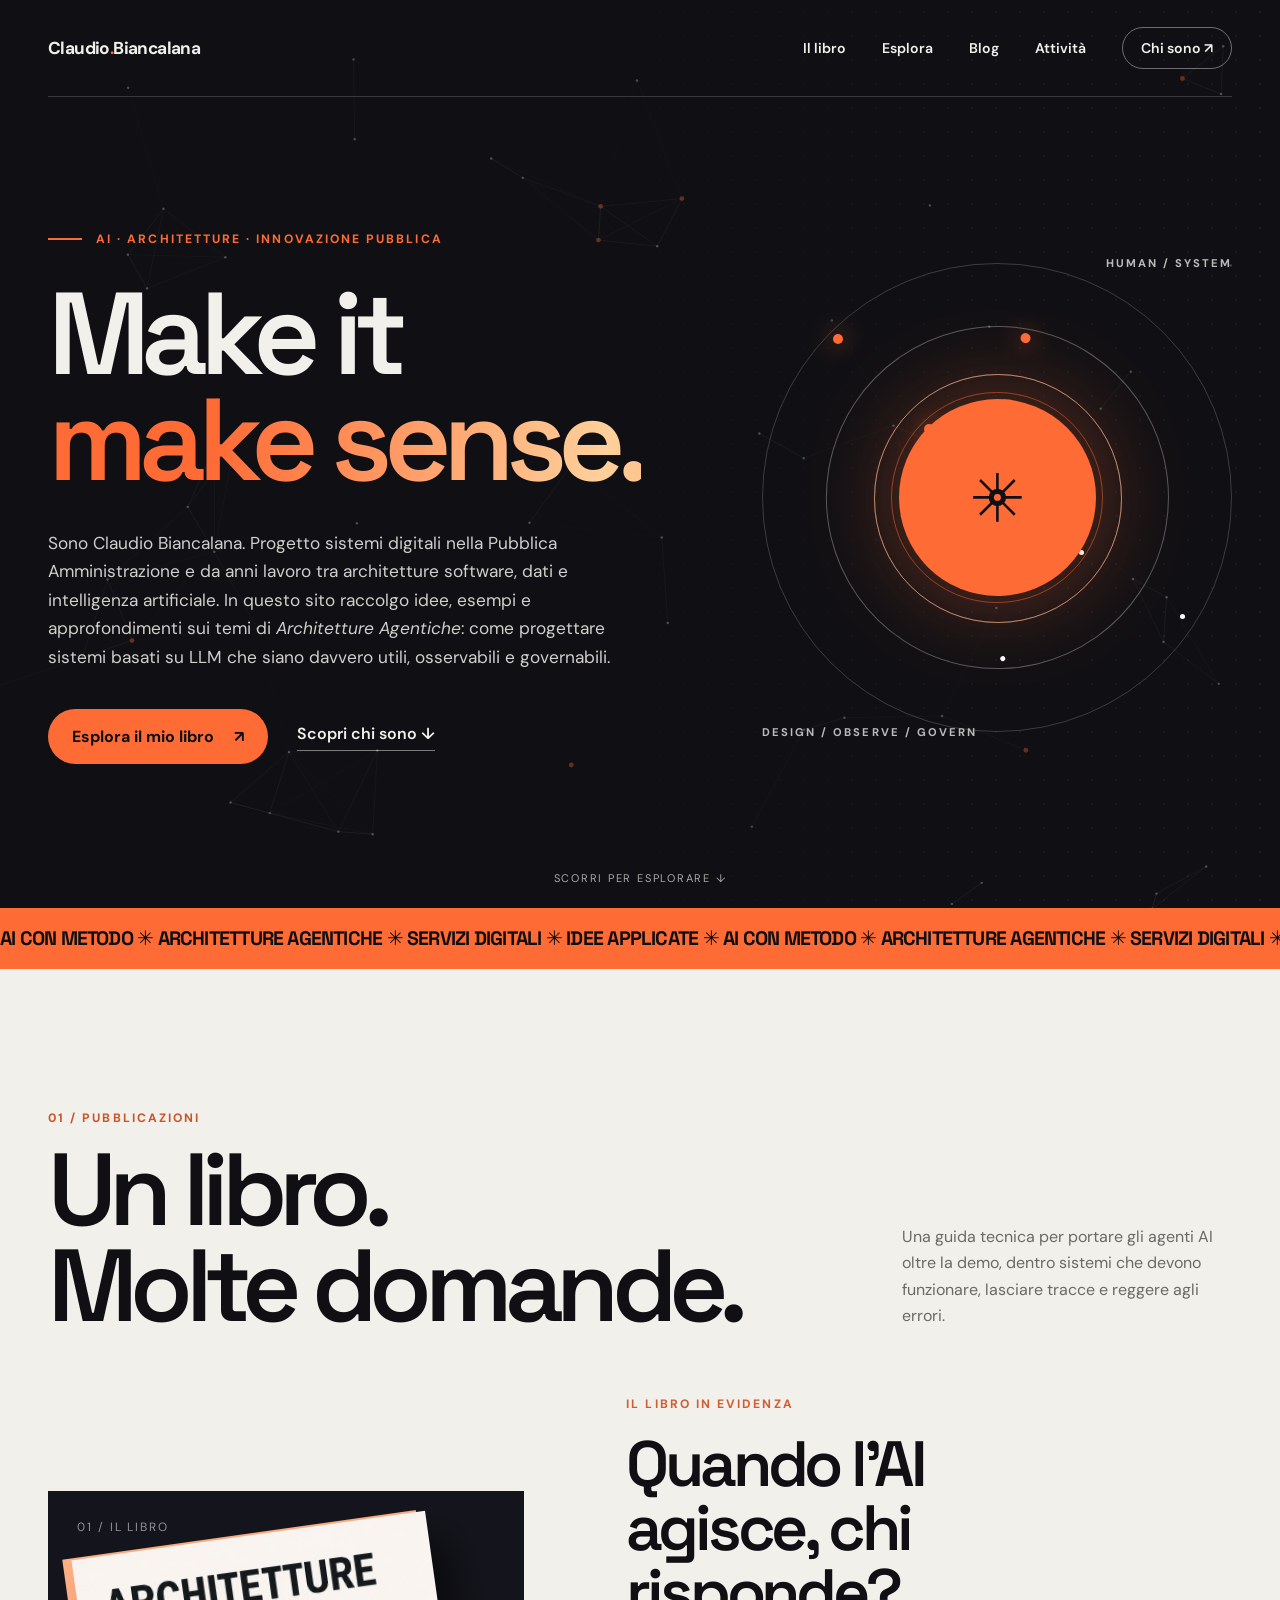
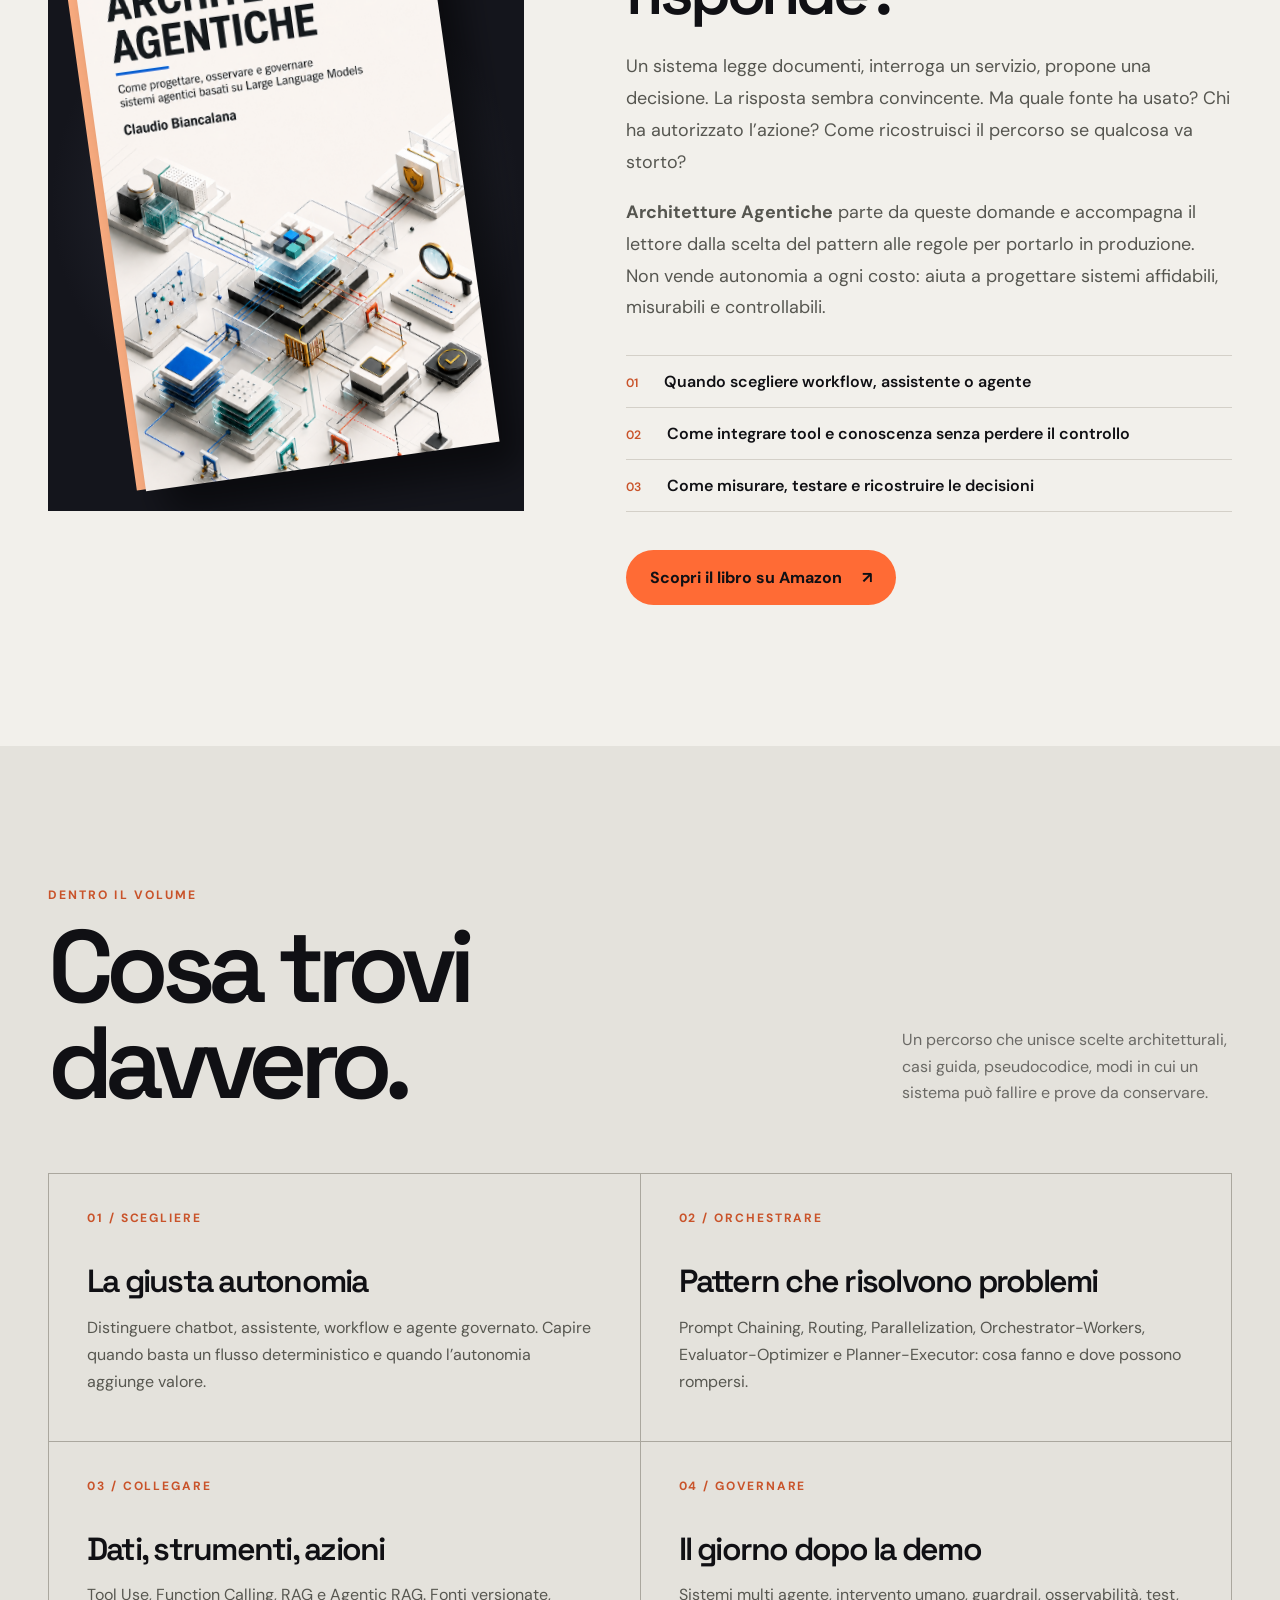
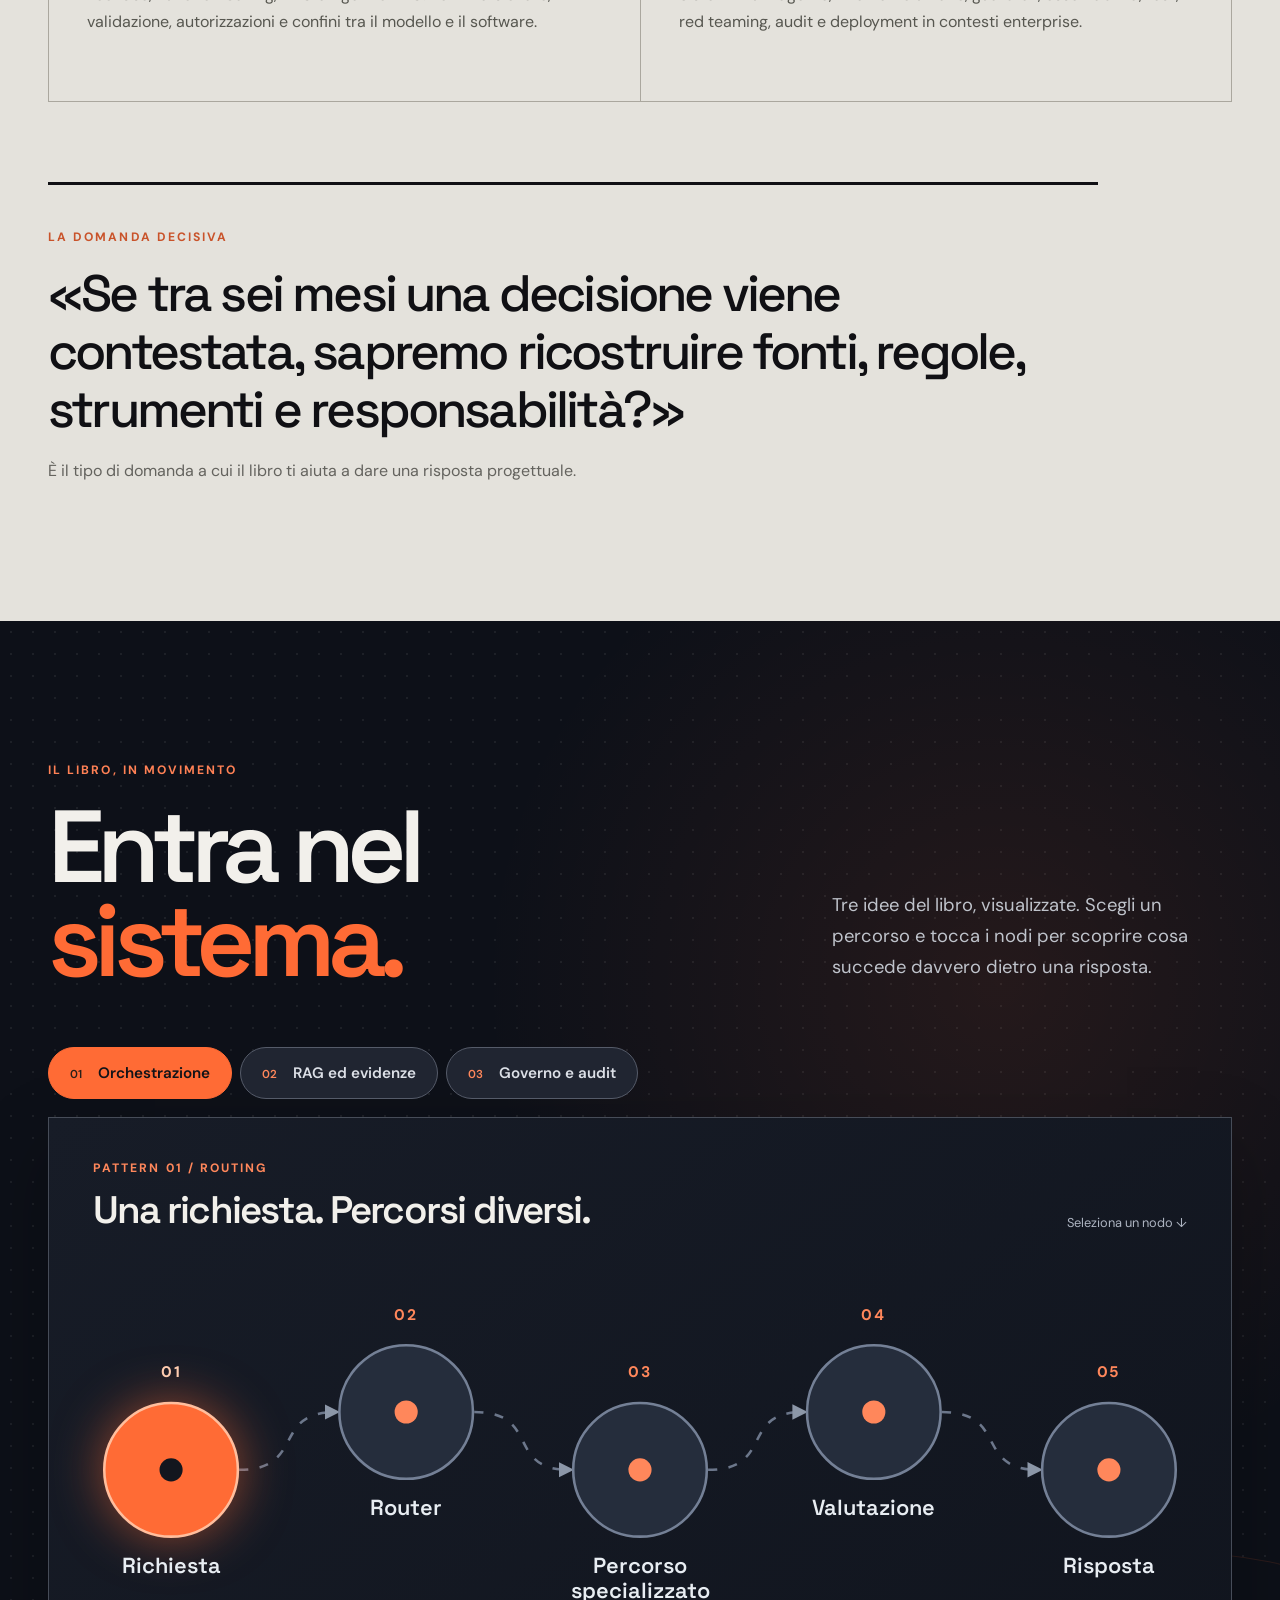
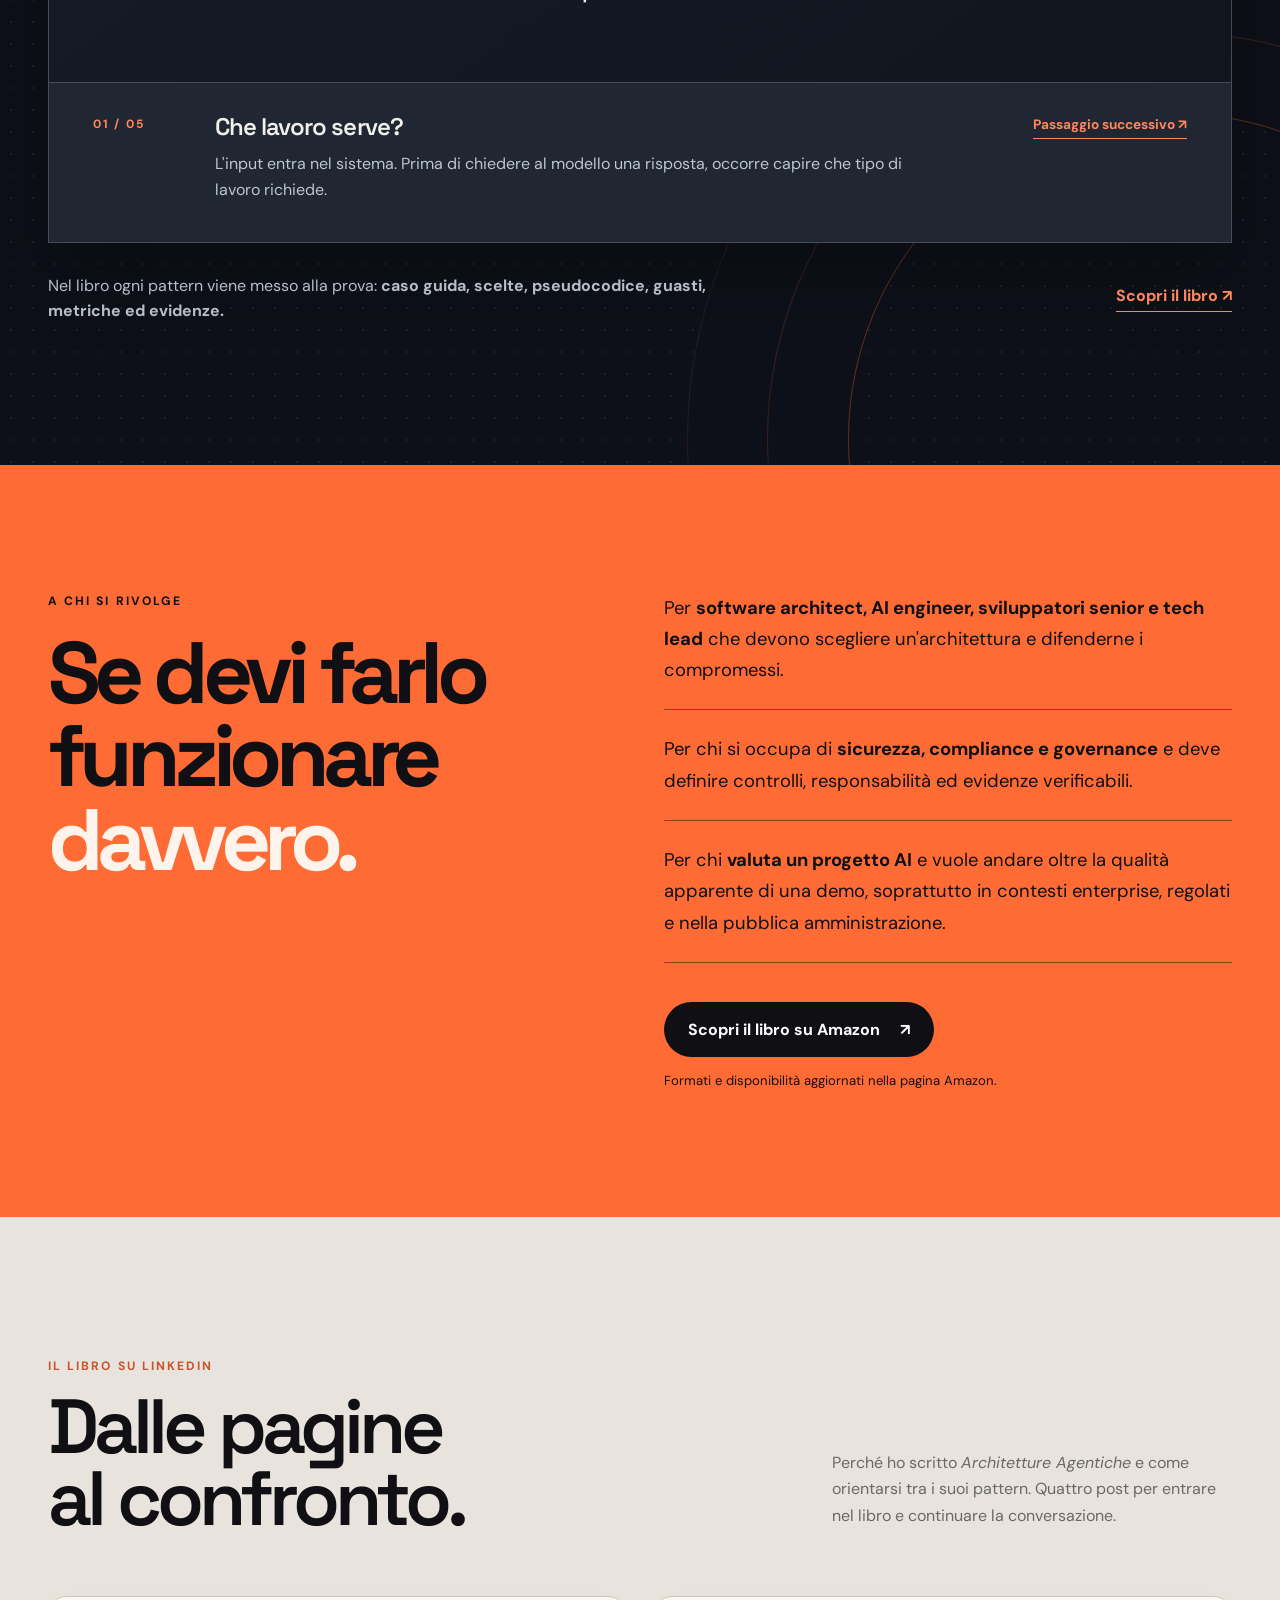
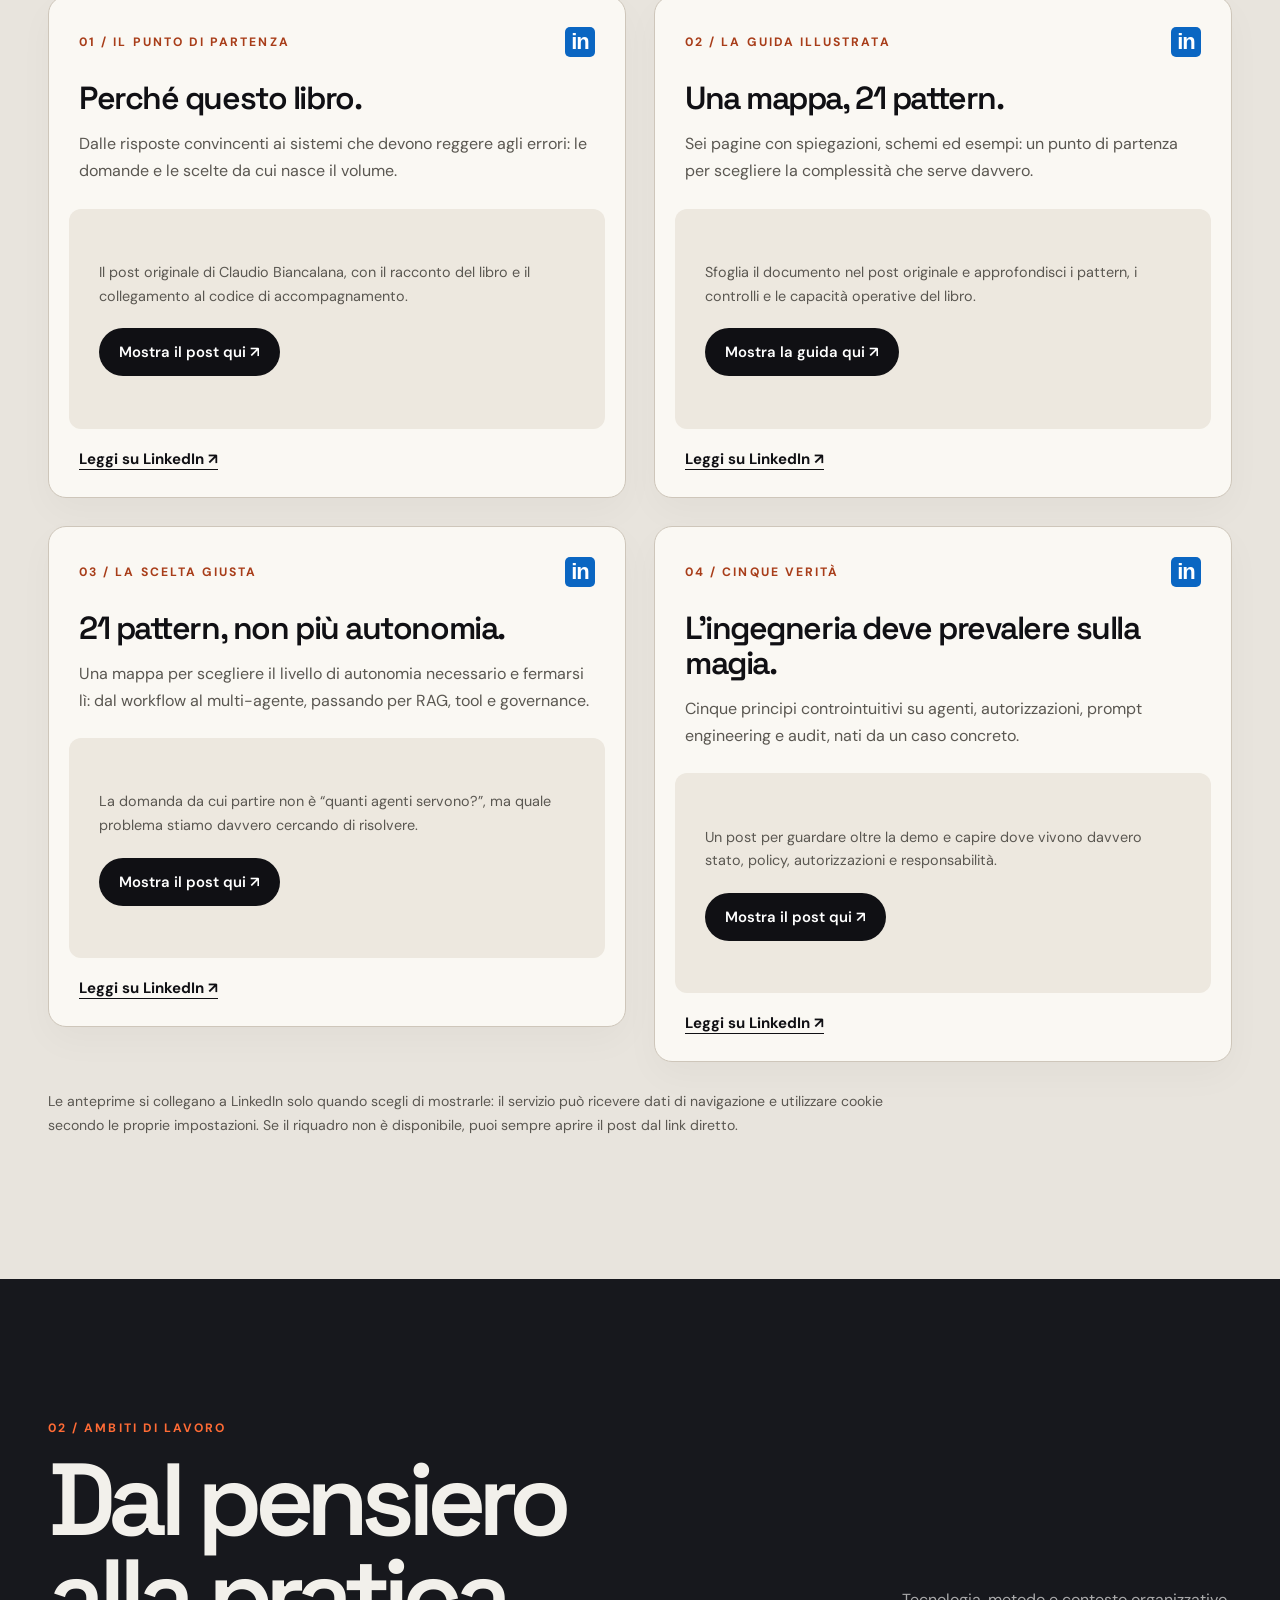
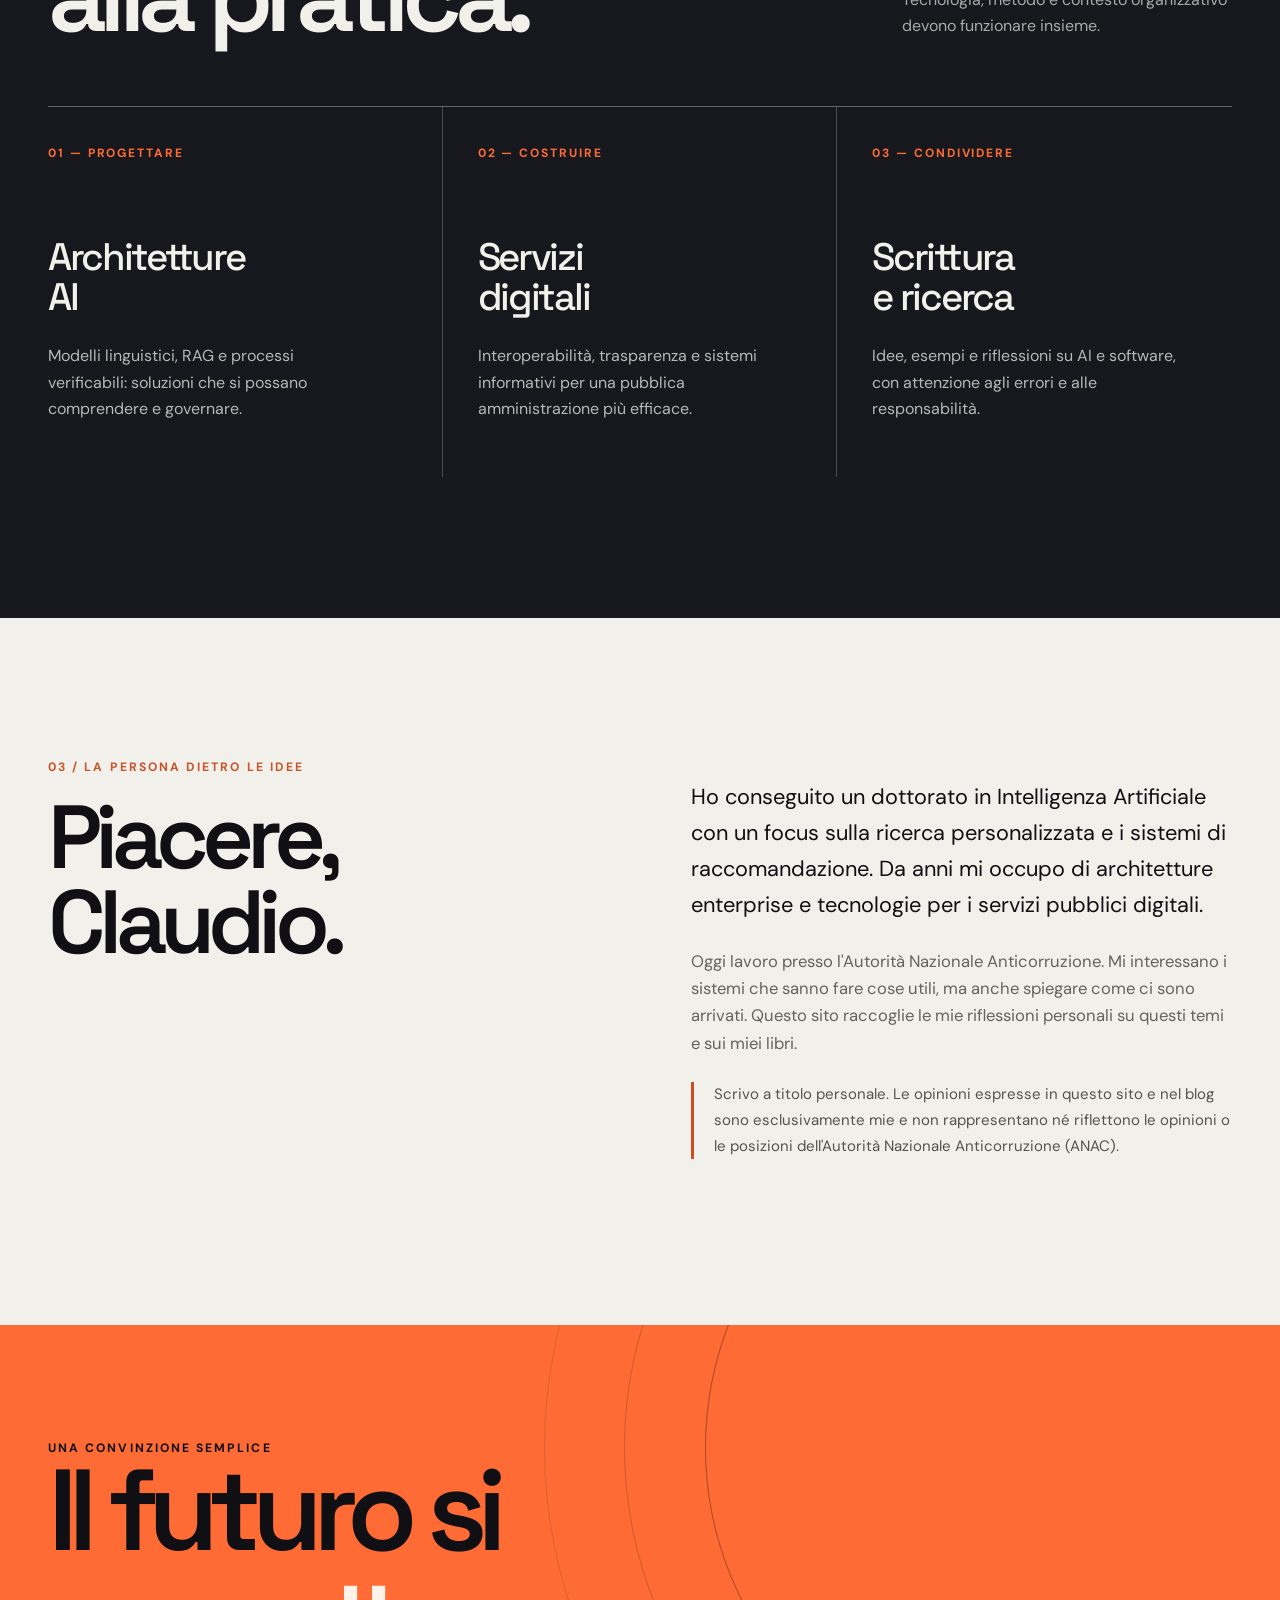
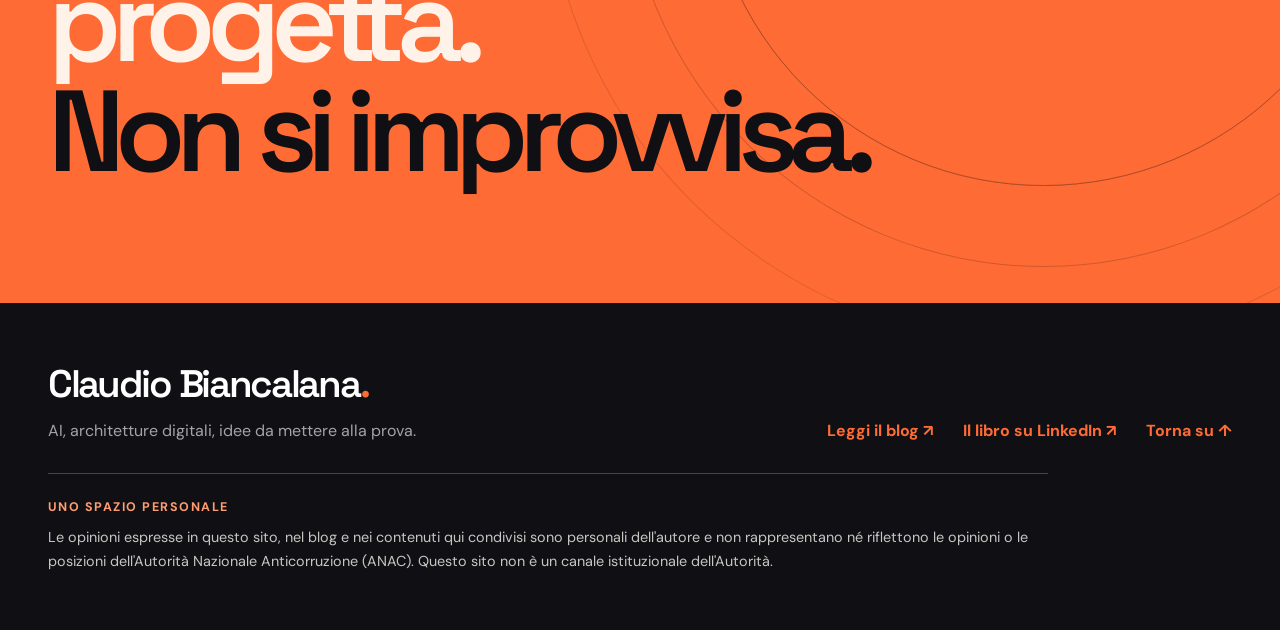
<file: index.html>
<!doctype html>
<html lang="it">
<head>
<meta charset="utf-8">
<meta name="viewport" content="width=device-width,initial-scale=1">
<meta name="theme-color" content="#101014">
<meta name="description" content="Claudio Biancalana. Libri, idee e progetti su intelligenza artificiale, architetture agentiche e innovazione pubblica.">
<title>Claudio Biancalana — AI, libri, progetti</title>
<link rel="stylesheet" href="/visuals.css">
<link rel="icon" type="image/svg+xml" href="data:image/svg+xml,%3Csvg xmlns='http://www.w3.org/2000/svg' viewBox='0 0 64 64'%3E%3Crect width='64' height='64' rx='13' fill='%23101014'/%3E%3Cpath d='M14 15h19c11 0 18 7 18 17S44 49 33 49H14V15zm11 10v14h8c5 0 7-3 7-7s-2-7-7-7h-8z' fill='%23ff6b35'/%3E%3C/svg%3E">
<style>
@import url('https://fonts.googleapis.com/css2?family=DM+Sans:wght@400;500;600;700&family=Space+Grotesk:wght@400;500;600;700&display=swap');
:root{--ink:#101014;--paper:#f2f0eb;--orange:#ff6b35;--line:#d4d0c8;--muted:#6a6965;font-family:'DM Sans',Arial,sans-serif;color:var(--ink);background:var(--paper);scroll-behavior:smooth}*{box-sizing:border-box}body{margin:0;overflow-x:hidden}a{color:inherit}a:focus-visible{outline:3px solid var(--orange);outline-offset:5px}.container{width:min(1440px,calc(100% - 96px));margin-inline:auto}.display{font-family:'Space Grotesk',Arial,sans-serif;letter-spacing:-.075em}.eyebrow{font-size:.76rem;font-weight:700;letter-spacing:.17em;text-transform:uppercase}.top{background:var(--ink);color:var(--paper);min-height:100svh;position:relative;overflow:hidden}.top:after{content:"";pointer-events:none;position:absolute;inset:0;background-image:radial-gradient(#ffffff24 1px,transparent 1px);background-size:24px 24px;mask-image:linear-gradient(90deg,transparent 35%,black);opacity:.37}.nav{position:relative;z-index:3;display:flex;justify-content:space-between;align-items:center;padding:27px 0;border-bottom:1px solid #ffffff2c}.logo{text-decoration:none;font-weight:700;font-size:1.08rem;letter-spacing:-.035em}.logo span{color:var(--orange)}.links{display:flex;align-items:center;gap:36px}.links a{text-decoration:none;font-size:.88rem;font-weight:600}.links a:hover{color:var(--orange)}.nav-cta{border:1px solid #ffffff64;border-radius:100px;padding:11px 18px}.hero{position:relative;z-index:2;display:grid;grid-template-columns:1.18fr .82fr;align-items:center;gap:3vw;min-height:calc(100svh - 89px);padding:80px 0 90px}.hero-copy{position:relative;z-index:2}.hero .eyebrow{color:var(--orange);display:flex;align-items:center;gap:14px}.hero .eyebrow:before{content:"";width:34px;height:2px;background:var(--orange)}h1{font-size:clamp(4.5rem,9.1vw,10rem);font-weight:600;line-height:.91;margin:34px 0 36px;max-width:1000px}.hero h1 em{font-style:normal;color:var(--orange)}.hero-desc{font-size:clamp(1.05rem,1.35vw,1.3rem);line-height:1.65;color:#d0cfcb;max-width:570px;margin:0 0 38px}.hero-actions{display:flex;align-items:center;gap:29px;flex-wrap:wrap}.pill{display:inline-flex;gap:20px;align-items:center;background:var(--orange);color:var(--ink);border-radius:100px;padding:17px 24px;text-decoration:none;font-weight:700;transition:transform .25s,background .25s}.pill:hover{transform:translateY(-4px);background:#ff875b}.sub-link{text-decoration:none;font-weight:600;border-bottom:1px solid #ffffff72;padding-bottom:6px}.sub-link:hover{color:var(--orange)}.hero-art{height:min(620px,67vh);min-height:440px;position:relative;display:grid;place-items:center;isolation:isolate}.orbit{position:absolute;width:100%;aspect-ratio:1;border:1px solid #ffffff30;border-radius:50%;animation:rotate 38s linear infinite}.orbit:before,.orbit:after{content:"";position:absolute;width:10px;height:10px;border-radius:50%;background:var(--orange);top:15%;left:15%;box-shadow:0 0 24px var(--orange)}.orbit:after{width:5px;height:5px;top:75%;left:89%;background:white;box-shadow:none}.orbit.two{width:73%;transform:rotate(55deg);animation-direction:reverse;animation-duration:30s;border-color:#ffffff4d}.orbit.three{width:45%;animation-duration:22s;border-color:#ff6b3580}.core{z-index:1;width:42%;aspect-ratio:1;background:var(--orange);border-radius:50%;display:grid;place-items:center;box-shadow:0 0 100px #ff6b3569;animation:breathe 5s ease-in-out infinite}.core svg{width:44%;height:auto}.art-label{position:absolute;font-size:.7rem;letter-spacing:.18em;text-transform:uppercase;color:#bdbbb9;font-weight:700}.art-label.one{top:10%;right:0}.art-label.two{bottom:10%;left:0}.scroll-cue{position:absolute;z-index:3;bottom:23px;left:50%;transform:translateX(-50%);color:#aaa9a6;font-size:.69rem;letter-spacing:.16em;text-transform:uppercase}.ticker{overflow:hidden;background:var(--orange);color:var(--ink);padding:18px 0;white-space:nowrap}.ticker-track{width:max-content;display:flex;gap:38px;animation:marquee 32s linear infinite;font-family:'Space Grotesk',sans-serif;text-transform:uppercase;font-weight:700;letter-spacing:-.04em;font-size:1.22rem}.ticker b{font-weight:400}.section{padding:clamp(90px,11vw,160px) 0}.section-top{display:flex;justify-content:space-between;align-items:end;gap:30px;margin-bottom:62px}.section-top h2{font-size:clamp(3.6rem,8vw,8rem);line-height:.94;font-weight:600;margin:16px 0 0;max-width:980px}.section-top .eyebrow{color:#c9532a}.section-top p{max-width:330px;color:var(--muted);line-height:1.65;margin:0 0 5px}.book-section{background:var(--paper)}.book-grid{display:grid;grid-template-columns:.88fr 1.12fr;gap:clamp(50px,8vw,130px);align-items:center}.book-panel{background:#14151c;padding:35px;min-height:620px;display:grid;place-items:center;position:relative;overflow:hidden}.book-panel:before{content:"01 / IL LIBRO";position:absolute;top:28px;left:29px;color:#fff8;font-size:.75rem;letter-spacing:.16em}.book-cover{width:min(79%,340px);aspect-ratio:2/3;background:linear-gradient(155deg,#f04f2c,#ff814a 62%,#e74024);box-shadow:20px 28px 35px #0008,-9px -2px 0 #ffb083;transform:rotate(-8deg);transition:transform .6s;position:relative;padding:24px;color:#16161a;display:flex;flex-direction:column;overflow:hidden}.book-panel:hover .book-cover{transform:rotate(-3deg) translateY(-10px)}.book-cover:after{content:"";position:absolute;width:80%;aspect-ratio:1;border:1px solid #18181c80;border-radius:50%;right:-28%;bottom:10%;box-shadow:0 0 0 28px #ff7439,0 0 0 29px #18181c80,0 0 0 57px #ff7439,0 0 0 58px #18181c80}.book-cover small{font-size:.7rem;text-transform:uppercase;font-weight:700;letter-spacing:.15em}.book-cover strong{font:600 clamp(2.1rem,3.1vw,3.4rem)/.94 'Space Grotesk',sans-serif;letter-spacing:-.075em;margin:45px 0 13px;position:relative;z-index:1}.book-cover span{font-size:.74rem;line-height:1.4;max-width:165px;z-index:1}.book-cover i{margin-top:auto;font-size:.72rem;font-weight:700;font-style:normal;z-index:1}.book-content .eyebrow{color:#d25b31}.book-content h3{font:600 clamp(2.7rem,5vw,5.4rem)/1 'Space Grotesk',sans-serif;letter-spacing:-.065em;margin:20px 0 27px}.book-content p{color:#565650;font-size:1.12rem;line-height:1.78;max-width:610px}.book-points{border-top:1px solid var(--line);margin:31px 0 38px}.book-points div{padding:15px 0;border-bottom:1px solid var(--line);display:flex;gap:26px;align-items:baseline;font-weight:600}.book-points span{font-size:.76rem;color:#c9532a}.dark{background:#17181d;color:#f2f0eb}.dark .section-top p{color:#a9a9aa}.dark .section-top .eyebrow{color:var(--orange)}.activity{display:grid;grid-template-columns:repeat(3,1fr);border-top:1px solid #ffffff56}.card{padding:38px 35px 55px 0;min-height:370px;border-right:1px solid #ffffff39;display:flex;flex-direction:column;transition:background .3s,padding .3s}.card+ .card{padding-left:35px}.card:last-child{border:0}.card:hover{background:#ffffff0a;padding-top:28px}.card .number{color:var(--orange);font-size:.75rem;letter-spacing:.16em;font-weight:700}.card h3{font:500 clamp(2rem,3vw,3.4rem)/1.06 'Space Grotesk',sans-serif;letter-spacing:-.06em;margin:auto 0 25px}.card p{margin:0;color:#b8b7b8;line-height:1.65;max-width:325px}.about{display:grid;grid-template-columns:1fr 1fr;gap:8vw}.about h2{font:600 clamp(3.4rem,7vw,7rem)/.95 'Space Grotesk',sans-serif;letter-spacing:-.075em;margin:20px 0}.about .eyebrow{color:#c9532a}.about-copy{padding-top:20px}.about-copy p{font-size:clamp(1.15rem,1.7vw,1.5rem);line-height:1.65;margin:0 0 25px}.about-copy p+p{font-size:1.04rem;color:#64635e}.statement{background:var(--orange);padding:clamp(70px,9vw,130px) 0}.statement h2{font:600 clamp(3.8rem,9vw,10rem)/.96 'Space Grotesk',sans-serif;letter-spacing:-.085em;max-width:1200px;margin:0}.statement h2 span{color:#fff3e9}.footer{background:var(--ink);color:white;padding:56px 0}.footer-grid{display:flex;justify-content:space-between;gap:30px;align-items:end}.footer strong{font:600 clamp(1.8rem,3vw,3rem) 'Space Grotesk',sans-serif;letter-spacing:-.06em}.footer p{color:#a4a3a5;margin:12px 0 0}.footer a{color:var(--orange);text-decoration:none;font-weight:700}.footer a:hover{text-decoration:underline}.reveal{opacity:0;transform:translateY(36px);transition:opacity .75s,transform .75s}.reveal.visible{opacity:1;transform:translateY(0)}@keyframes rotate{to{transform:rotate(360deg)}}@keyframes breathe{50%{transform:scale(1.08);box-shadow:0 0 150px #ff6b3580}}@keyframes marquee{to{transform:translateX(-50%)}}@media(max-width:900px){.container{width:min(100% - 44px,700px)}.hero{grid-template-columns:1fr;padding:70px 0 95px;min-height:auto}.hero-art{height:370px;min-height:0;width:min(100%,420px);margin:0 auto}.hero h1{font-size:clamp(4.5rem,13vw,7rem)}.section-top,.book-grid,.about{display:block}.section-top p{margin-top:25px}.book-content{margin-top:65px}.activity{grid-template-columns:1fr}.card,.card+.card{padding:32px 0;min-height:0;border-right:0;border-bottom:1px solid #ffffff39}.card h3{margin:55px 0 20px}.book-panel{min-height:570px}.scroll-cue{display:none}}@media(max-width:600px){.container{width:calc(100% - 36px)}.nav{padding:20px 0}.links{gap:17px}.links a{font-size:.8rem}.nav-cta{display:none}.hero{padding:75px 0 70px}.hero h1{font-size:clamp(3.8rem,16vw,5.4rem);margin:28px 0}.hero-art{height:290px;width:290px}.art-label{display:none}.section{padding:80px 0}.section-top{margin-bottom:42px}.section-top h2{font-size:clamp(3.5rem,15vw,5.4rem)}.book-panel{min-height:470px;padding:22px}.book-cover{width:230px}.book-cover strong{font-size:2.3rem}.footer-grid{align-items:start;flex-direction:column}.statement h2{font-size:clamp(3.6rem,14vw,6rem)}}@media(prefers-reduced-motion:reduce){*,*:before,*:after{scroll-behavior:auto!important;animation:none!important;transition:none!important}.reveal{opacity:1;transform:none}}
.deep-dive{background:#e4e2dc;padding:clamp(90px,11vw,150px) 0}.deep-dive .section-top .eyebrow{color:#c9532a}.topics{display:grid;grid-template-columns:repeat(2,1fr);border-top:1px solid #aaa79e;border-left:1px solid #aaa79e}.topic{padding:32px 38px 45px;border-right:1px solid #aaa79e;border-bottom:1px solid #aaa79e;min-height:260px}.topic span{color:#c9532a;font-size:.75rem;font-weight:700;letter-spacing:.16em}.topic h3{font:600 clamp(1.65rem,2.5vw,2.55rem)/1.08 'Space Grotesk',sans-serif;letter-spacing:-.055em;margin:37px 0 15px}.topic p{color:#575750;line-height:1.7;margin:0;max-width:530px}.takeaway{margin-top:80px;padding:44px 0 0;border-top:3px solid var(--ink);max-width:1050px}.takeaway .eyebrow{color:#c9532a}.takeaway p{font:500 clamp(2rem,4vw,4rem)/1.14 'Space Grotesk',sans-serif;letter-spacing:-.055em;margin:20px 0}.takeaway span{color:#64635e}.reader-section{background:var(--orange);padding:clamp(90px,10vw,140px) 0}.reader-grid{display:grid;grid-template-columns:.95fr 1.05fr;gap:8vw}.reader-section h2{font-size:clamp(3.6rem,6.8vw,7.3rem);line-height:.96;margin:22px 0}.reader-section h2 em{font-style:normal;color:#fff4eb}.reader-grid p{font-size:1.15rem;line-height:1.7;border-bottom:1px solid #1117;padding:0 0 23px;margin:0 0 24px}.reader-grid .pill{background:var(--ink);color:white;margin-top:15px}.reader-grid .pill:hover{background:#36363d}.reader-grid small{display:block;margin-top:15px;font-size:.82rem}@media(max-width:900px){.reader-grid{grid-template-columns:1fr;gap:35px}}@media(max-width:600px){.topics{grid-template-columns:1fr}.topic{padding:27px;min-height:0}.takeaway{margin-top:55px}}</style>
<link rel="stylesheet" href="/effects.css">
<link rel="stylesheet" href="/site-additions.css">
</head>
<body>
<div class="reading-progress" aria-hidden="true"></div>
<header class="top" id="inizio"><canvas class="hero-network" aria-hidden="true"></canvas>
<div class="container"><nav class="nav" aria-label="Navigazione principale"><a class="logo" href="#inizio">Claudio<span>.</span>Biancalana</a><div class="links"><a href="#libro">Il libro</a><a href="#esplora">Esplora</a><a href="/blog/">Blog</a><a href="#attivita">Attività</a><a href="#chi-sono" class="nav-cta">Chi sono ↗</a></div></nav>
<div class="hero"><div class="hero-copy"><div class="eyebrow">AI · Architetture · Innovazione pubblica</div><h1 class="display">Make it<br><em>make sense.</em></h1><p class="hero-desc">Sono Claudio Biancalana. Progetto sistemi digitali nella Pubblica Amministrazione e da anni lavoro tra architetture software, dati e intelligenza artificiale. In questo sito raccolgo idee, esempi e approfondimenti sui temi di <em>Architetture Agentiche</em>: come progettare sistemi basati su LLM che siano davvero utili, osservabili e governabili.</p><div class="hero-actions"><a class="pill" href="#libro">Esplora il mio libro <span aria-hidden="true">↗</span></a><a class="sub-link" href="#chi-sono">Scopri chi sono ↓</a></div></div>
<div class="hero-art" aria-hidden="true"><div class="orbit"></div><div class="orbit two"></div><div class="orbit three"></div><div class="core"><svg viewBox="0 0 100 100" fill="none"><path d="M22 50h56M50 22v56M30 30l40 40M70 30 30 70" stroke="#101014" stroke-width="3"/><circle cx="50" cy="50" r="10" fill="#101014"/><circle cx="50" cy="50" r="4" fill="#ff6b35"/></svg></div><span class="art-label one">human / system</span><span class="art-label two">design / observe / govern</span></div></div></div><span class="scroll-cue">Scorri per esplorare ↓</span></header>
<div class="ticker" aria-hidden="true"><div class="ticker-track"><span>AI con metodo <b>✳</b> Architetture agentiche <b>✳</b> Servizi digitali <b>✳</b> Idee applicate <b>✳</b> AI con metodo <b>✳</b> Architetture agentiche <b>✳</b> Servizi digitali <b>✳</b> Idee applicate <b>✳</b></span><span>AI con metodo <b>✳</b> Architetture agentiche <b>✳</b> Servizi digitali <b>✳</b> Idee applicate <b>✳</b> AI con metodo <b>✳</b> Architetture agentiche <b>✳</b> Servizi digitali <b>✳</b> Idee applicate <b>✳</b></span></div></div>
<main><section class="section book-section" id="libro"><div class="container"><div class="section-top reveal"><div><div class="eyebrow">01 / Pubblicazioni</div><h2 class="display">Un libro.<br>Molte domande.</h2></div><p>Una guida tecnica per portare gli agenti AI oltre la demo, dentro sistemi che devono funzionare, lasciare tracce e reggere agli errori.</p></div><div class="book-grid"><div class="book-panel reveal"><div class="book-cover book-cover-image"><img src="/architetture-agentiche-cover.png" width="1024" height="1536" alt="Copertina di Architetture Agentiche di Claudio Biancalana" loading="lazy" decoding="async"></div></div><div class="book-content reveal"><div class="eyebrow">Il libro in evidenza</div><h3>Quando l’AI<br>agisce, chi<br>risponde?</h3><p>Un sistema legge documenti, interroga un servizio, propone una decisione. La risposta sembra convincente. Ma quale fonte ha usato? Chi ha autorizzato l’azione? Come ricostruisci il percorso se qualcosa va storto?</p><p><strong>Architetture Agentiche</strong> parte da queste domande e accompagna il lettore dalla scelta del pattern alle regole per portarlo in produzione. Non vende autonomia a ogni costo: aiuta a progettare sistemi affidabili, misurabili e controllabili.</p><div class="book-points"><div><span>01</span>Quando scegliere workflow, assistente o agente</div><div><span>02</span>Come integrare tool e conoscenza senza perdere il controllo</div><div><span>03</span>Come misurare, testare e ricostruire le decisioni</div></div><a class="pill" href="https://www.amazon.it/dp/B0HCDBLKKM" target="_blank" rel="noopener noreferrer">Scopri il libro su Amazon <span aria-hidden="true">↗</span></a></div></div></div></section>
<section class="deep-dive" id="dentro-il-libro"><div class="container"><div class="section-top reveal"><div><div class="eyebrow">Dentro il volume</div><h2 class="display">Cosa trovi<br>davvero.</h2></div><p>Un percorso che unisce scelte architetturali, casi guida, pseudocodice, modi in cui un sistema può fallire e prove da conservare.</p></div><div class="topics">
<article class="topic reveal"><span>01 / SCEGLIERE</span><h3>La giusta autonomia</h3><p>Distinguere chatbot, assistente, workflow e agente governato. Capire quando basta un flusso deterministico e quando l’autonomia aggiunge valore.</p></article>
<article class="topic reveal"><span>02 / ORCHESTRARE</span><h3>Pattern che risolvono problemi</h3><p>Prompt Chaining, Routing, Parallelization, Orchestrator-Workers, Evaluator-Optimizer e Planner-Executor: cosa fanno e dove possono rompersi.</p></article>
<article class="topic reveal"><span>03 / COLLEGARE</span><h3>Dati, strumenti, azioni</h3><p>Tool Use, Function Calling, RAG e Agentic RAG. Fonti versionate, validazione, autorizzazioni e confini tra il modello e il software.</p></article>
<article class="topic reveal"><span>04 / GOVERNARE</span><h3>Il giorno dopo la demo</h3><p>Sistemi multi agente, intervento umano, guardrail, osservabilità, test, red teaming, audit e deployment in contesti enterprise.</p></article>
</div><div class="takeaway reveal"><div class="eyebrow">La domanda decisiva</div><p>«Se tra sei mesi una decisione viene contestata, sapremo ricostruire fonti, regole, strumenti e responsabilità?»</p><span>È il tipo di domanda a cui il libro ti aiuta a dare una risposta progettuale.</span></div></div></section>
<section class="visual-lab" id="esplora"><div class="container"><div class="lab-intro reveal"><div><div class="eyebrow">Il libro, in movimento</div><h2 class="display">Entra nel<br><em>sistema.</em></h2></div><p>Tre idee del libro, visualizzate. Scegli un percorso e tocca i nodi per scoprire cosa succede davvero dietro una risposta.</p></div>
<div class="lab-tabs" role="tablist" aria-label="Concetti da esplorare"><button type="button" class="lab-tab active" id="tab-orchestrazione" role="tab" aria-selected="true" aria-controls="lab-panel" data-scene="orchestrazione"><span>01</span> Orchestrazione</button><button type="button" class="lab-tab" id="tab-rag" role="tab" aria-selected="false" aria-controls="lab-panel" data-scene="rag" tabindex="-1"><span>02</span> RAG ed evidenze</button><button type="button" class="lab-tab" id="tab-governance" role="tab" aria-selected="false" aria-controls="lab-panel" data-scene="governance" tabindex="-1"><span>03</span> Governo e audit</button></div>
<div class="lab-panel" role="tabpanel" id="lab-panel" aria-labelledby="tab-orchestrazione"><div class="diagram-top"><div><span class="eyebrow" id="scene-kicker">Pattern 01 / Routing</span><h3 id="scene-title">Una richiesta. Percorsi diversi.</h3></div><span class="diagram-hint">Seleziona un nodo ↓</span></div><div class="diagram-scroll"><svg id="concept-diagram" viewBox="0 0 920 340" role="group" aria-label="Diagramma interattivo dell'orchestrazione"></svg></div><div class="node-detail" aria-live="polite"><div class="detail-index" id="detail-index">01 / 05</div><div><h4 id="detail-title">La richiesta</h4><p id="detail-copy">Un input entra nel sistema. Prima di rispondere, occorre capire che tipo di lavoro richiede.</p></div><button class="next-node" type="button" aria-label="Vai al passaggio successivo">Passaggio successivo <span aria-hidden="true">↗</span></button></div></div><div class="lab-bottom"><p>Nel libro ogni pattern viene messo alla prova: <strong>caso guida, scelte, pseudocodice, guasti, metriche ed evidenze.</strong></p><a href="https://www.amazon.it/dp/B0HCDBLKKM" target="_blank" rel="noopener noreferrer">Scopri il libro ↗</a></div></div></section>
<section class="reader-section"><div class="container reader-grid"><div class="reveal"><div class="eyebrow">A chi si rivolge</div><h2 class="display">Se devi farlo<br>funzionare<br><em>davvero.</em></h2></div><div class="reveal"><p>Per <strong>software architect, AI engineer, sviluppatori senior e tech lead</strong> che devono scegliere un'architettura e difenderne i compromessi.</p><p>Per chi si occupa di <strong>sicurezza, compliance e governance</strong> e deve definire controlli, responsabilità ed evidenze verificabili.</p><p>Per chi <strong>valuta un progetto AI</strong> e vuole andare oltre la qualità apparente di una demo, soprattutto in contesti enterprise, regolati e nella pubblica amministrazione.</p><a class="pill" href="https://www.amazon.it/dp/B0HCDBLKKM" target="_blank" rel="noopener noreferrer">Scopri il libro su Amazon <span aria-hidden="true">↗</span></a><small>Formati e disponibilità aggiornati nella pagina Amazon.</small></div></div></section>
<section class="section linkedin-section" id="linkedin" aria-labelledby="linkedin-title">
  <div class="container">
    <div class="section-top">
      <div><div class="eyebrow">Il libro su LinkedIn</div><h2 class="display" id="linkedin-title">Dalle pagine<br>al confronto.</h2></div>
      <p>Perché ho scritto <em>Architetture Agentiche</em> e come orientarsi tra i suoi pattern. Quattro post per entrare nel libro e continuare la conversazione.</p>
    </div>
    <div class="linkedin-grid">
      <article class="linkedin-card">
        <header class="linkedin-card-header">
          <div class="eyebrow">01 / Il punto di partenza <span class="linkedin-mark" aria-hidden="true">in</span></div>
          <h3>Perché questo libro.</h3>
          <p>Dalle risposte convincenti ai sistemi che devono reggere agli errori: le domande e le scelte da cui nasce il volume.</p>
        </header>
        <div class="linkedin-preview">
          <p>Il post originale di Claudio Biancalana, con il racconto del libro e il collegamento al codice di accompagnamento.</p>
          <button class="linkedin-load" type="button" aria-expanded="false" aria-controls="linkedin-introduzione" aria-describedby="linkedin-privacy" data-embed-url="https://www.linkedin.com/embed/feed/update/urn:li:share:7502415955562622976?collapsed=1" data-embed-title="Post LinkedIn di Claudio Biancalana: perché ho scritto Architetture Agentiche">Mostra il post qui ↗</button>
        </div>
        <div class="linkedin-frame" id="linkedin-introduzione" hidden></div>
        <div class="linkedin-links"><a href="https://www.linkedin.com/feed/update/urn:li:share:7502415955562622976/" target="_blank" rel="noopener noreferrer">Leggi su LinkedIn ↗</a><button class="linkedin-close" type="button" hidden>Chiudi anteprima</button></div>
      </article>
      <article class="linkedin-card">
        <header class="linkedin-card-header">
          <div class="eyebrow">02 / La guida illustrata <span class="linkedin-mark" aria-hidden="true">in</span></div>
          <h3>Una mappa, 21 pattern.</h3>
          <p>Sei pagine con spiegazioni, schemi ed esempi: un punto di partenza per scegliere la complessità che serve davvero.</p>
        </header>
        <div class="linkedin-preview">
          <p>Sfoglia il documento nel post originale e approfondisci i pattern, i controlli e le capacità operative del libro.</p>
          <button class="linkedin-load" type="button" aria-expanded="false" aria-controls="linkedin-pattern" aria-describedby="linkedin-privacy" data-embed-url="https://www.linkedin.com/embed/feed/update/urn:li:ugcPost:7506651977590657024?collapsed=1" data-embed-title="Post LinkedIn di Claudio Biancalana: guida illustrata a 21 pattern">Mostra la guida qui ↗</button>
        </div>
        <div class="linkedin-frame" id="linkedin-pattern" hidden></div>
        <div class="linkedin-links"><a href="https://www.linkedin.com/feed/update/urn:li:activity:7506651978748284929/" target="_blank" rel="noopener noreferrer">Leggi su LinkedIn ↗</a><button class="linkedin-close" type="button" hidden>Chiudi anteprima</button></div>
      </article>
      <article class="linkedin-card">
        <header class="linkedin-card-header">
          <div class="eyebrow">03 / La scelta giusta <span class="linkedin-mark" aria-hidden="true">in</span></div>
          <h3>21 pattern, non più autonomia.</h3>
          <p>Una mappa per scegliere il livello di autonomia necessario e fermarsi lì: dal workflow al multi-agente, passando per RAG, tool e governance.</p>
        </header>
        <div class="linkedin-preview">
          <p>La domanda da cui partire non è “quanti agenti servono?”, ma quale problema stiamo davvero cercando di risolvere.</p>
          <button class="linkedin-load" type="button" aria-expanded="false" aria-controls="linkedin-autonomia" aria-describedby="linkedin-privacy" data-embed-url="https://www.linkedin.com/embed/feed/update/urn:li:ugcPost:7503817163301122048?collapsed=1" data-embed-title="Post LinkedIn di Claudio Biancalana: 21 pattern per progettare agenti AI affidabili">Mostra il post qui ↗</button>
        </div>
        <div class="linkedin-frame" id="linkedin-autonomia" hidden></div>
        <div class="linkedin-links"><a href="https://www.linkedin.com/feed/update/urn:li:activity:7505581255355326465/" target="_blank" rel="noopener noreferrer">Leggi su LinkedIn ↗</a><button class="linkedin-close" type="button" hidden>Chiudi anteprima</button></div>
      </article>
      <article class="linkedin-card">
        <header class="linkedin-card-header">
          <div class="eyebrow">04 / Cinque verità <span class="linkedin-mark" aria-hidden="true">in</span></div>
          <h3>L’ingegneria deve prevalere sulla magia.</h3>
          <p>Cinque principi controintuitivi su agenti, autorizzazioni, prompt engineering e audit, nati da un caso concreto.</p>
        </header>
        <div class="linkedin-preview">
          <p>Un post per guardare oltre la demo e capire dove vivono davvero stato, policy, autorizzazioni e responsabilità.</p>
          <button class="linkedin-load" type="button" aria-expanded="false" aria-controls="linkedin-verita" aria-describedby="linkedin-privacy" data-embed-url="https://www.linkedin.com/embed/feed/update/urn:li:share:7504076470827352064?collapsed=1" data-embed-title="Post LinkedIn di Claudio Biancalana: cinque verità controintuitive sulle architetture agentiche">Mostra il post qui ↗</button>
        </div>
        <div class="linkedin-frame" id="linkedin-verita" hidden></div>
        <div class="linkedin-links"><a href="https://www.linkedin.com/feed/update/urn:li:activity:7504077034122342400/" target="_blank" rel="noopener noreferrer">Leggi su LinkedIn ↗</a><button class="linkedin-close" type="button" hidden>Chiudi anteprima</button></div>
      </article>
    </div>
    <p class="linkedin-help" id="linkedin-privacy">Le anteprime si collegano a LinkedIn solo quando scegli di mostrarle: il servizio può ricevere dati di navigazione e utilizzare cookie secondo le proprie impostazioni. Se il riquadro non è disponibile, puoi sempre aprire il post dal link diretto.</p>
    <noscript><p class="linkedin-help">Le anteprime richiedono JavaScript. I link ai post restano disponibili.</p></noscript>
  </div>
</section>
<section class="section dark" id="attivita"><div class="container"><div class="section-top reveal"><div><div class="eyebrow">02 / Ambiti di lavoro</div><h2 class="display">Dal pensiero<br>alla pratica.</h2></div><p>Tecnologia, metodo e contesto organizzativo devono funzionare insieme.</p></div><div class="activity"><article class="card reveal"><span class="number">01 — PROGETTARE</span><h3>Architetture<br>AI</h3><p>Modelli linguistici, RAG e processi verificabili: soluzioni che si possano comprendere e governare.</p></article><article class="card reveal"><span class="number">02 — COSTRUIRE</span><h3>Servizi<br>digitali</h3><p>Interoperabilità, trasparenza e sistemi informativi per una pubblica amministrazione più efficace.</p></article><article class="card reveal"><span class="number">03 — CONDIVIDERE</span><h3>Scrittura<br>e ricerca</h3><p>Idee, esempi e riflessioni su AI e software, con attenzione agli errori e alle responsabilità.</p></article></div></div></section>
<section class="section" id="chi-sono"><div class="container about"><div class="reveal"><div class="eyebrow">03 / La persona dietro le idee</div><h2>Piacere,<br>Claudio.</h2></div><div class="about-copy reveal"><p>Ho conseguito un dottorato in Intelligenza Artificiale con un focus sulla ricerca personalizzata e i sistemi di raccomandazione. Da anni mi occupo di architetture enterprise e tecnologie per i servizi pubblici digitali.</p><p>Oggi lavoro presso l'Autorità Nazionale Anticorruzione. Mi interessano i sistemi che sanno fare cose utili, ma anche spiegare come ci sono arrivati. Questo sito raccoglie le mie riflessioni personali su questi temi e sui miei libri.</p><p class="personal-note">Scrivo a titolo personale. Le opinioni espresse in questo sito e nel blog sono esclusivamente mie e non rappresentano né riflettono le opinioni o le posizioni dell'Autorità Nazionale Anticorruzione (ANAC).</p></div></div></section>
<section class="statement"><div class="container reveal"><div class="eyebrow">Una convinzione semplice</div><h2>Il futuro si<br><span>progetta.</span><br>Non si improvvisa.</h2></div></section></main>
<footer class="footer"><div class="container footer-grid"><div><strong>Claudio Biancalana<span style="color:var(--orange)">.</span></strong><p>AI, architetture digitali, idee da mettere alla prova.</p></div><div class="footer-actions"><a href="/blog/">Leggi il blog ↗</a><a href="#linkedin">Il libro su LinkedIn ↗</a><a href="#inizio">Torna su ↑</a></div></div><div class="container notice-wrap"><aside class="personal-notice" aria-label="Nota personale"><strong>Uno spazio personale</strong><p>Le opinioni espresse in questo sito, nel blog e nei contenuti qui condivisi sono personali dell'autore e non rappresentano né riflettono le opinioni o le posizioni dell'Autorità Nazionale Anticorruzione (ANAC). Questo sito non è un canale istituzionale dell'Autorità.</p></aside></div></footer>
<script>if('IntersectionObserver'in window){const observer=new IntersectionObserver(entries=>{entries.forEach(entry=>{if(entry.isIntersecting){entry.target.classList.add('visible');observer.unobserve(entry.target)}})},{threshold:.12});document.querySelectorAll('.reveal').forEach(el=>observer.observe(el))}else{document.querySelectorAll('.reveal').forEach(el=>el.classList.add('visible'))}</script>
<script src="/visuals.js" defer></script>
<script src="/effects.js" defer></script>
<script src="/linkedin-posts.js" defer></script>
</body></html>
</file>
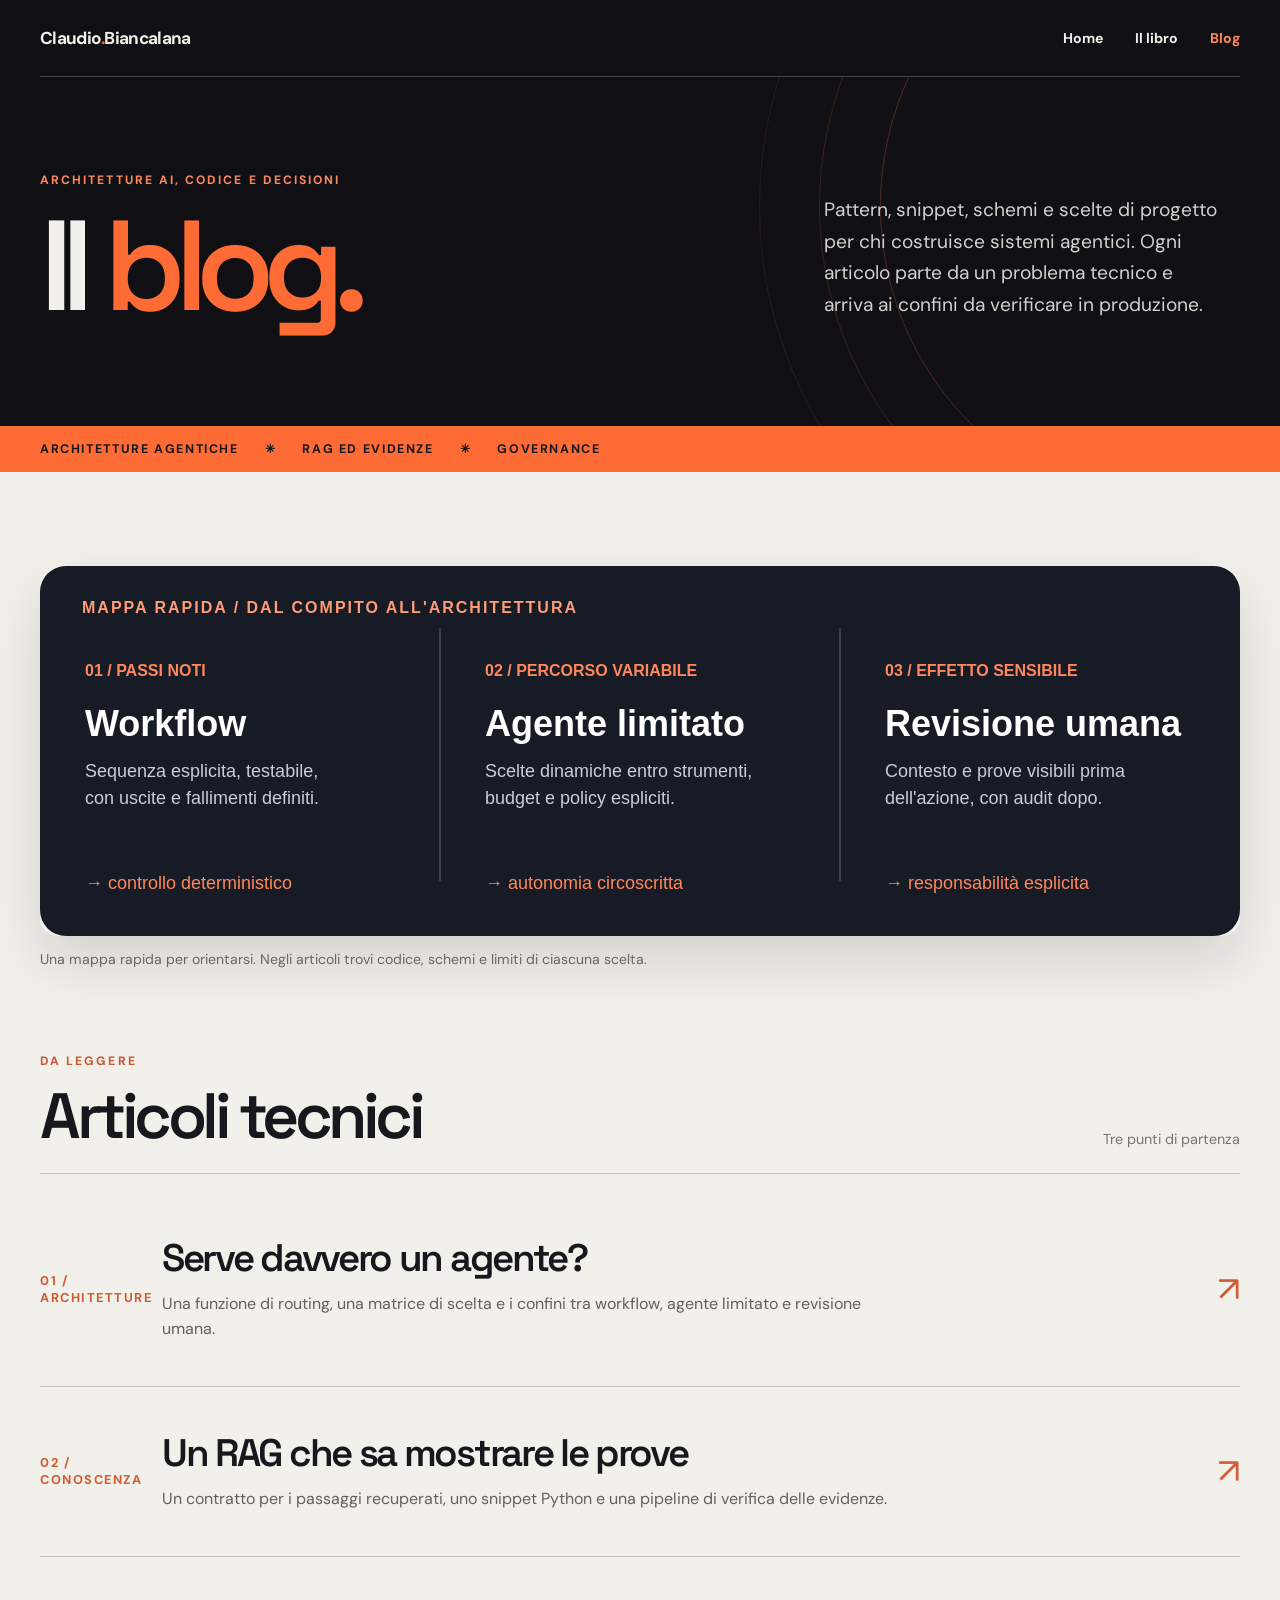
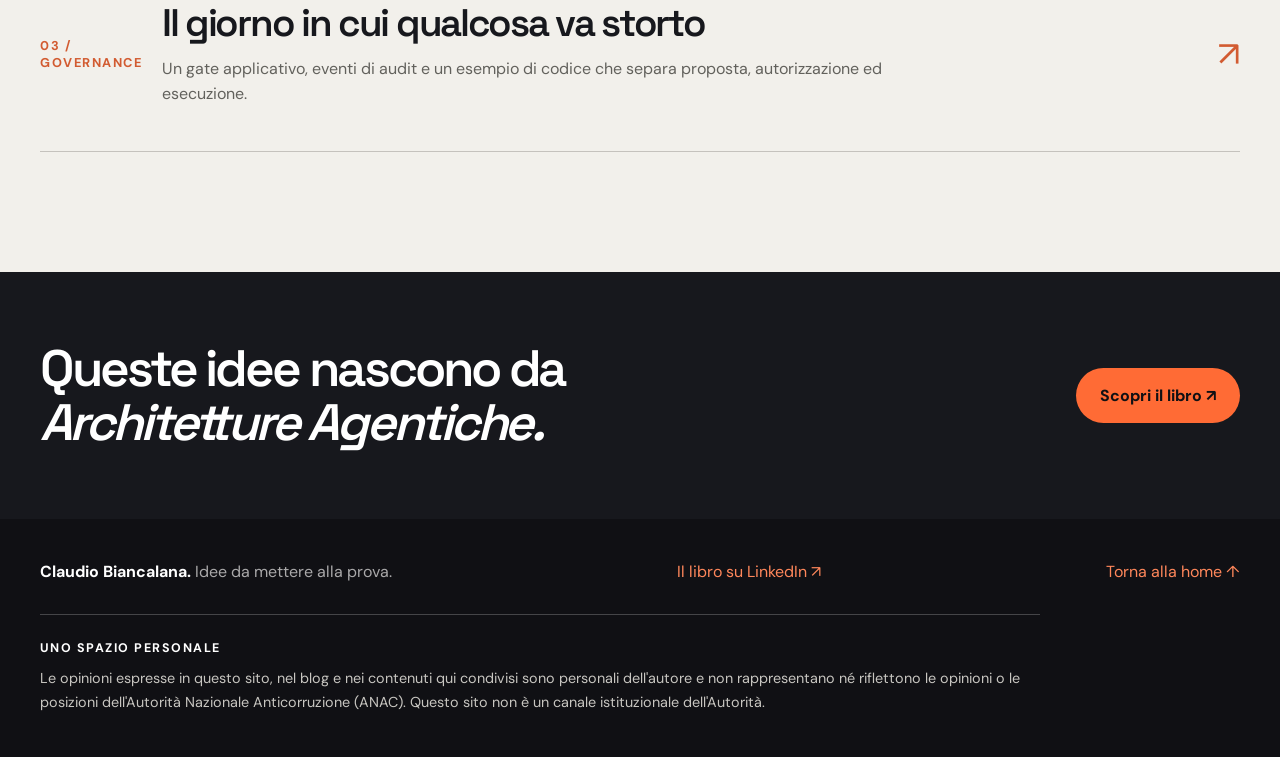
<file: blog/index.html>
<!doctype html>
<html lang="it"><head><meta charset="utf-8"><meta name="viewport" content="width=device-width,initial-scale=1"><meta name="theme-color" content="#101014"><meta name="description" content="Il blog di Claudio Biancalana: idee e casi su architetture agentiche, RAG, osservabilità e governance dei sistemi AI."><title>Blog — Claudio Biancalana</title><link rel="stylesheet" href="/blog/blog.css"><link rel="icon" type="image/svg+xml" href="data:image/svg+xml,%3Csvg xmlns='http://www.w3.org/2000/svg' viewBox='0 0 64 64'%3E%3Crect width='64' height='64' rx='13' fill='%23101014'/%3E%3Cpath d='M14 15h19c11 0 18 7 18 17S44 49 33 49H14V15zm11 10v14h8c5 0 7-3 7-7s-2-7-7-7h-8z' fill='%23ff6b35'/%3E%3C/svg%3E"></head>
<body><header class="dark"><div class="wrap"><nav class="nav" aria-label="Navigazione principale"><a class="brand" href="/">Claudio<b>.</b>Biancalana</a><div class="nav-links"><a href="/">Home</a><a href="/#libro">Il libro</a><a href="/blog/" class="current" aria-current="page">Blog</a></div></nav><div class="intro"><div><div class="eyebrow">Architetture AI, codice e decisioni</div><h1>Il <em>blog.</em></h1></div><p>Pattern, snippet, schemi e scelte di progetto per chi costruisce sistemi agentici. Ogni articolo parte da un problema tecnico e arriva ai confini da verificare in produzione.</p></div></div></header>
<div class="count-strip"><div class="wrap"><span>Architetture agentiche</span><span>✳</span><span>RAG ed evidenze</span><span>✳</span><span>Governance</span></div></div>
<main><section class="listing"><div class="wrap"><figure class="index-infographic"><img src="/blog/assets/pattern-map.svg" alt="Mappa: compito stabile verso workflow; percorso variabile verso agente limitato; azione sensibile verso revisione umana"><figcaption>Una mappa rapida per orientarsi. Negli articoli trovi codice, schemi e limiti di ciascuna scelta.</figcaption></figure><div class="listing-head"><div><div class="eyebrow">Da leggere</div><h2>Articoli tecnici</h2></div><span>Tre punti di partenza</span></div>
<a class="post-card" href="/blog/quando-serve-un-agente.html"><span class="number">01 / ARCHITETTURE</span><div><h3>Serve davvero un agente?</h3><p>Una funzione di routing, una matrice di scelta e i confini tra workflow, agente limitato e revisione umana.</p></div><span class="arrow" aria-hidden="true">↗</span></a>
<a class="post-card" href="/blog/rag-evidenze.html"><span class="number">02 / CONOSCENZA</span><div><h3>Un RAG che sa mostrare le prove</h3><p>Un contratto per i passaggi recuperati, uno snippet Python e una pipeline di verifica delle evidenze.</p></div><span class="arrow" aria-hidden="true">↗</span></a>
<a class="post-card" href="/blog/audit-sistemi-agentici.html"><span class="number">03 / GOVERNANCE</span><div><h3>Il giorno in cui qualcosa va storto</h3><p>Un gate applicativo, eventi di audit e un esempio di codice che separa proposta, autorizzazione ed esecuzione.</p></div><span class="arrow" aria-hidden="true">↗</span></a>
</div></section><aside class="book-cta"><div class="wrap"><h2>Queste idee nascono da <em>Architetture Agentiche.</em></h2><a class="button" href="https://www.amazon.it/dp/B0HCDBLKKM" target="_blank" rel="noopener noreferrer">Scopri il libro ↗</a></div></aside></main>
<footer class="footer"><div class="wrap"><span><strong>Claudio Biancalana.</strong> Idee da mettere alla prova.</span><a href="/#linkedin">Il libro su LinkedIn ↗</a><a href="/">Torna alla home ↑</a></div><div class="wrap notice-wrap"><aside class="personal-notice" aria-label="Nota personale"><strong>Uno spazio personale</strong><p>Le opinioni espresse in questo sito, nel blog e nei contenuti qui condivisi sono personali dell'autore e non rappresentano né riflettono le opinioni o le posizioni dell'Autorità Nazionale Anticorruzione (ANAC). Questo sito non è un canale istituzionale dell'Autorità.</p></aside></div></footer></body></html>
</file>
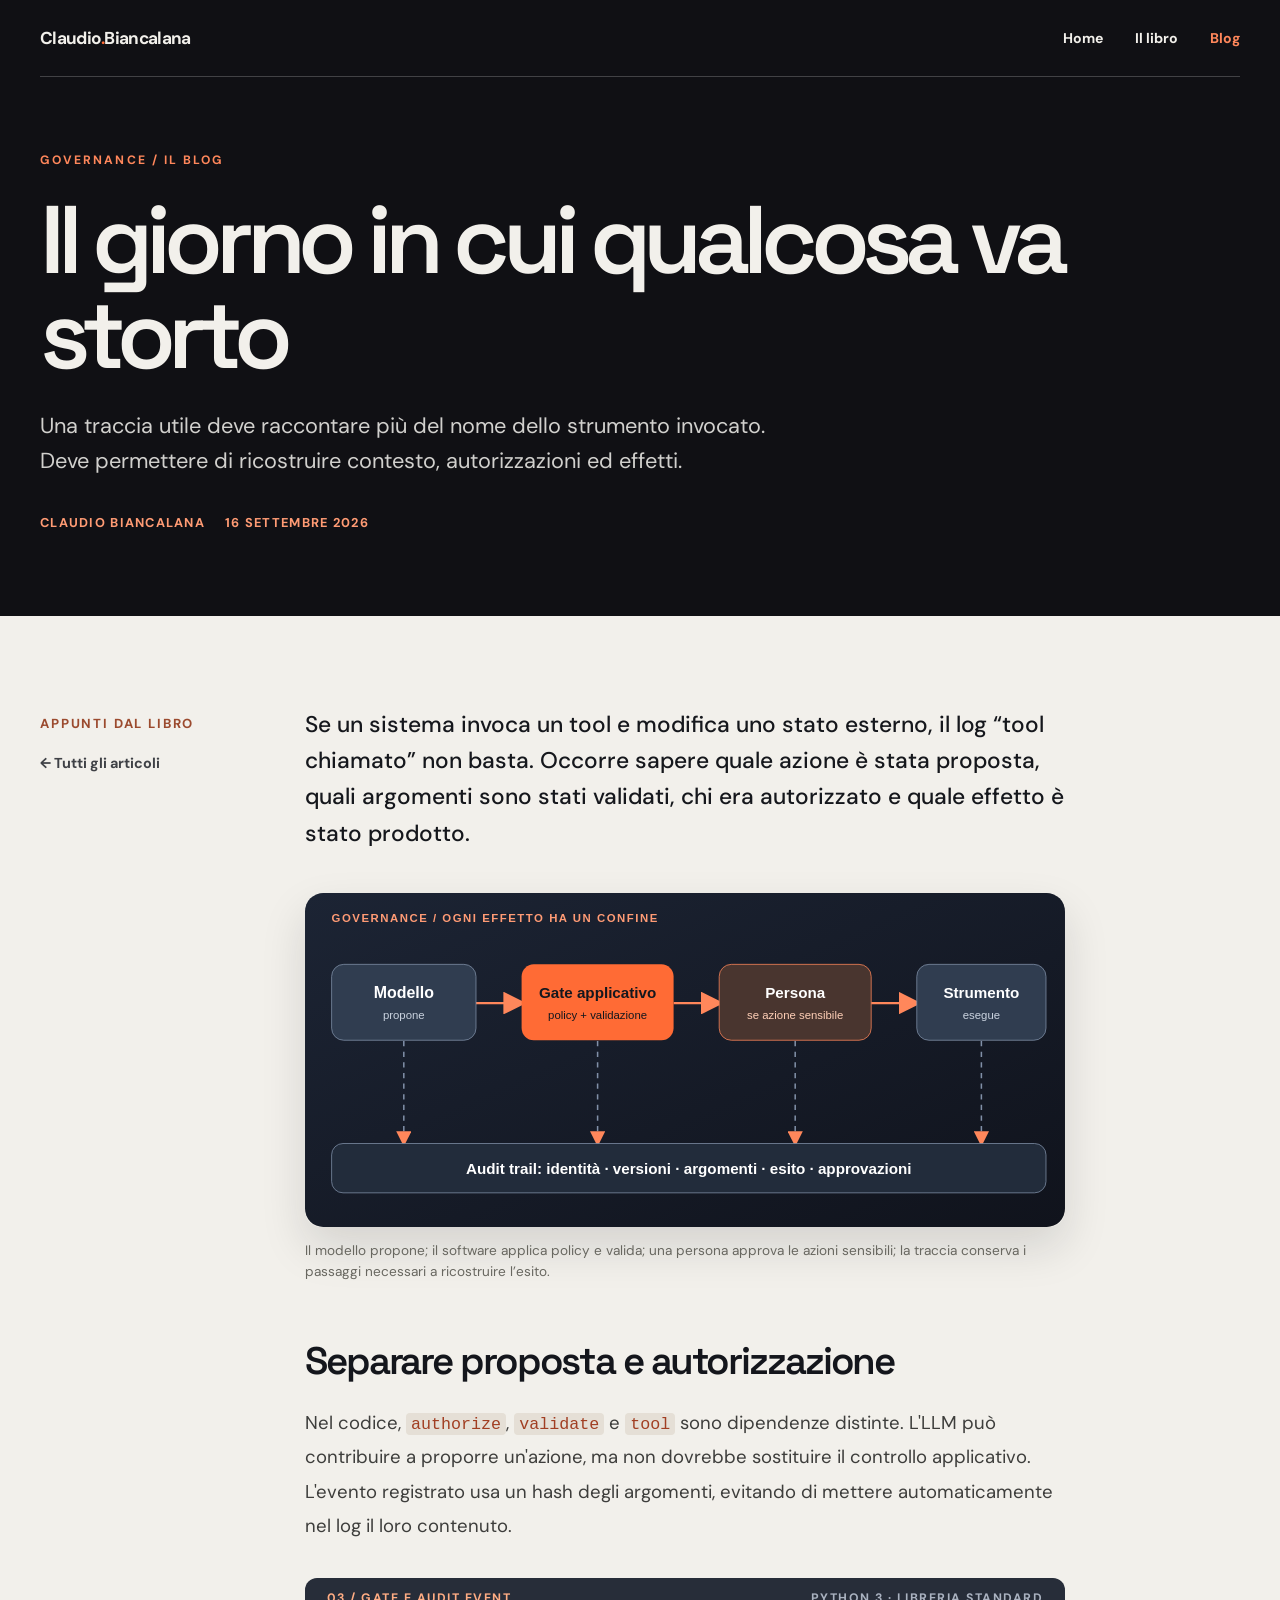
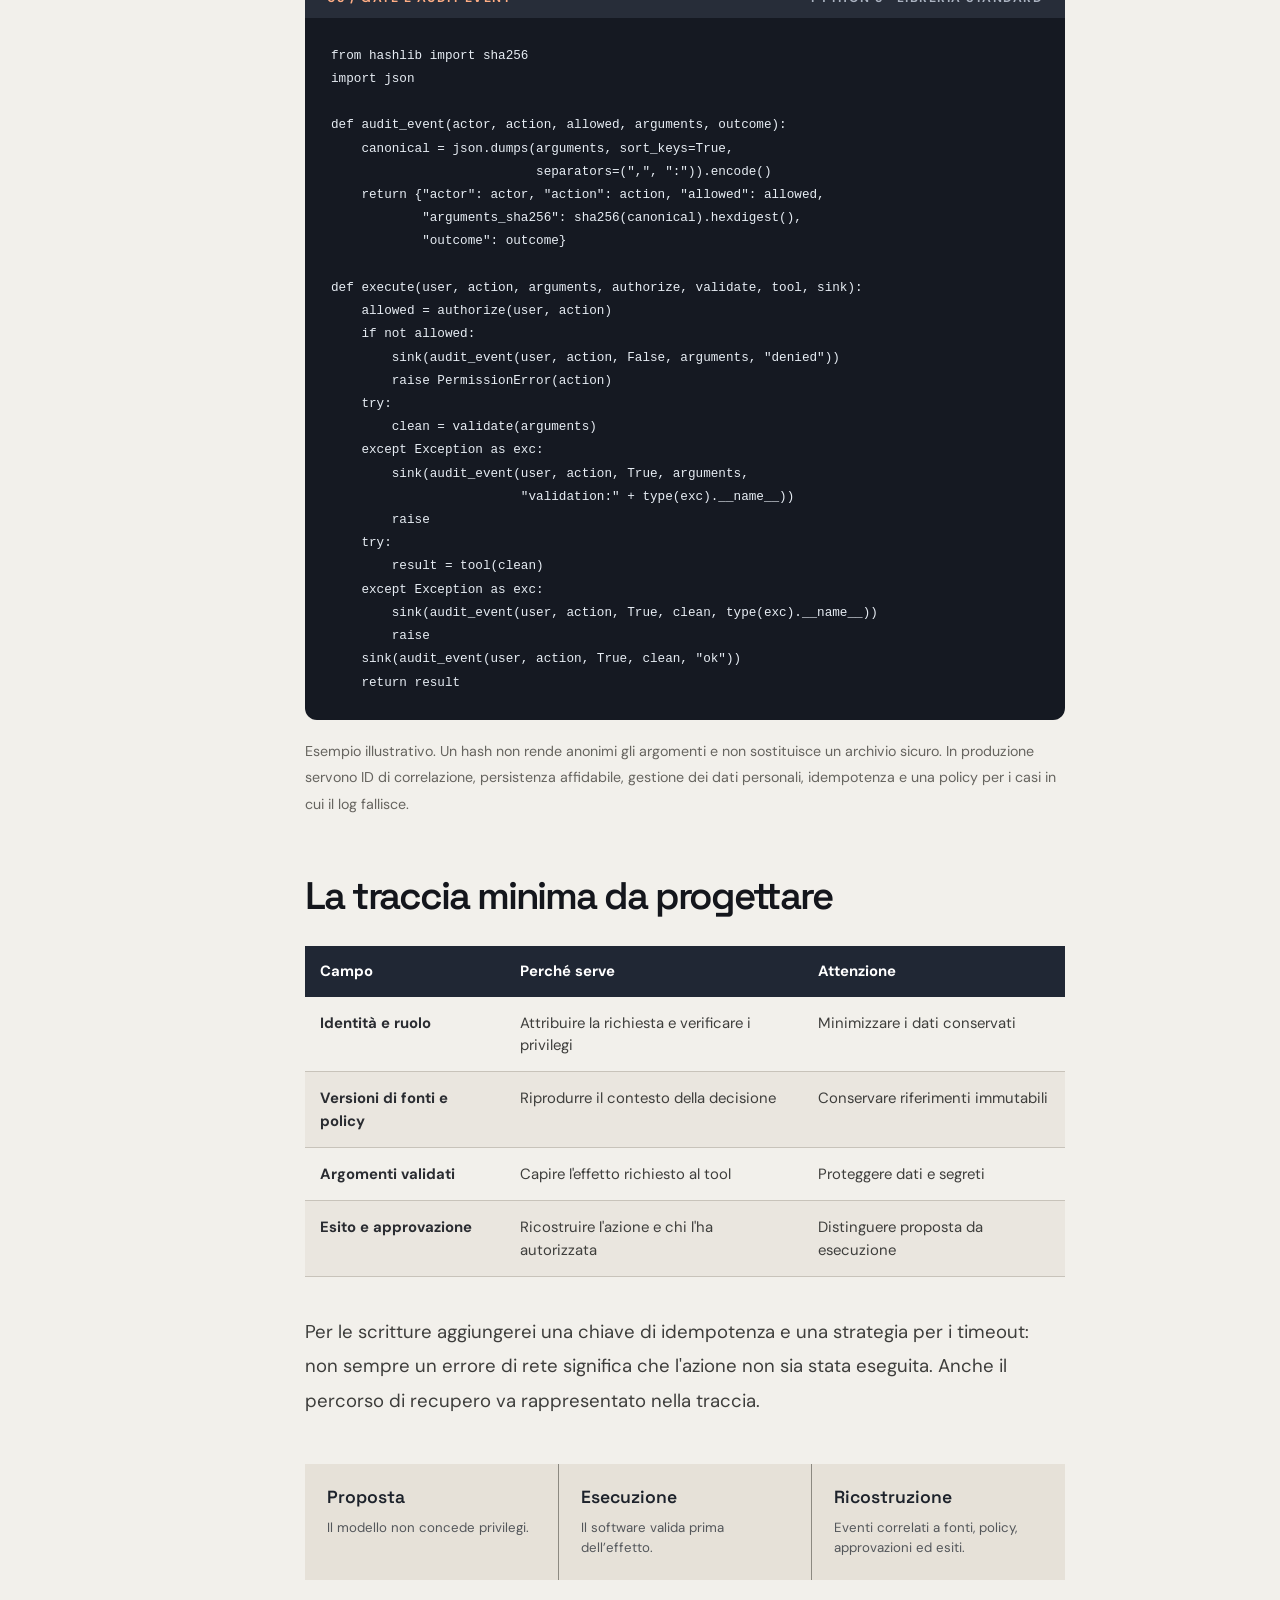
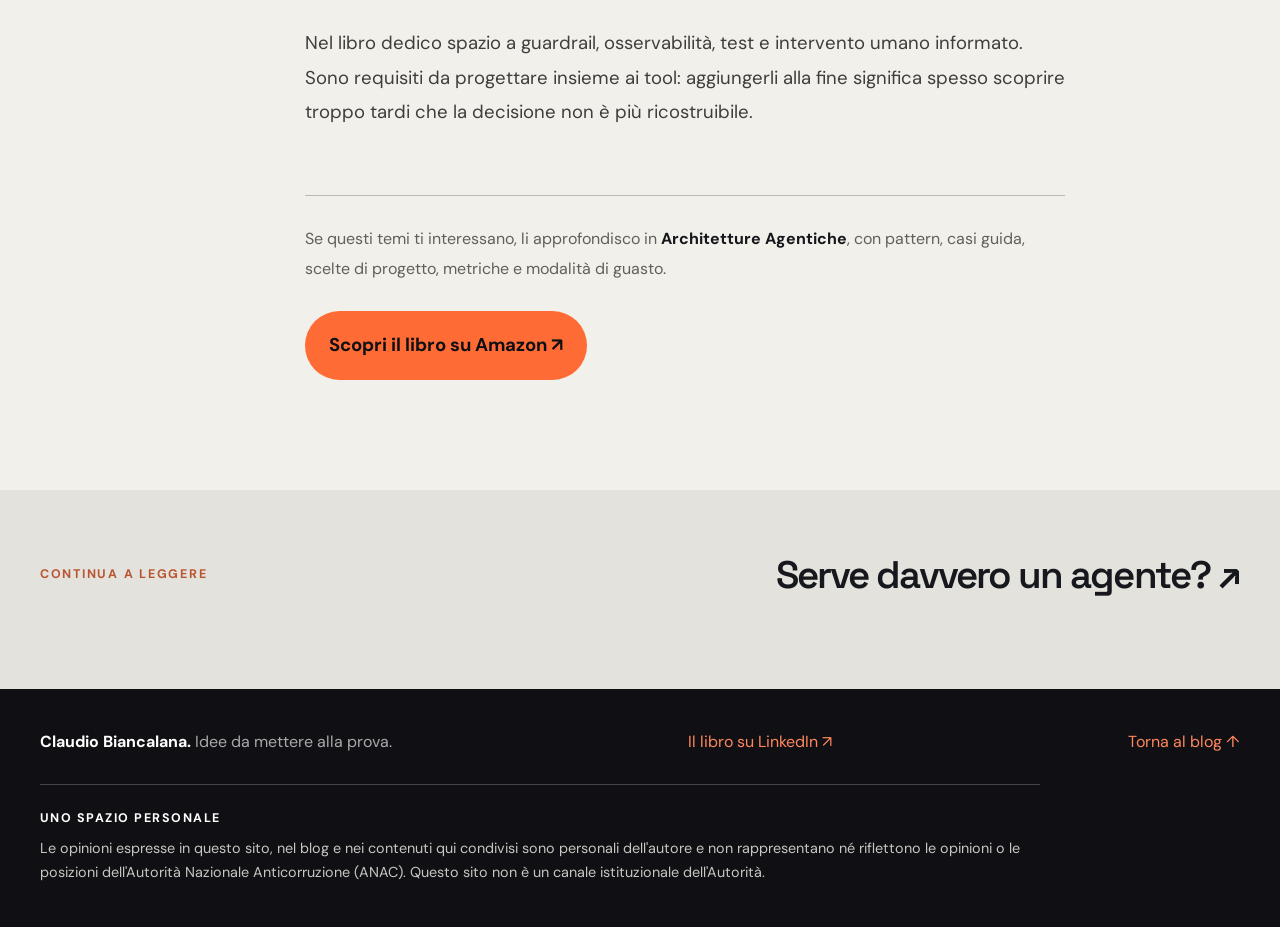
<file: blog/audit-sistemi-agentici.html>
<!doctype html>
<html lang="it"><head><meta charset="utf-8"><meta name="viewport" content="width=device-width,initial-scale=1"><meta name="theme-color" content="#101014"><meta name="description" content="Una traccia utile deve raccontare più del nome dello strumento invocato. Deve permettere di ricostruire contesto, autorizzazioni ed effetti."><title>Il giorno in cui qualcosa va storto — Blog di Claudio Biancalana</title><link rel="stylesheet" href="/blog/blog.css"><link rel="icon" type="image/svg+xml" href="data:image/svg+xml,%3Csvg xmlns='http://www.w3.org/2000/svg' viewBox='0 0 64 64'%3E%3Crect width='64' height='64' rx='13' fill='%23101014'/%3E%3Cpath d='M14 15h19c11 0 18 7 18 17S44 49 33 49H14V15zm11 10v14h8c5 0 7-3 7-7s-2-7-7-7h-8z' fill='%23ff6b35'/%3E%3C/svg%3E"></head>
<body><header class="dark"><div class="wrap"><nav class="nav" aria-label="Navigazione principale"><a class="brand" href="/">Claudio<b>.</b>Biancalana</a><div class="nav-links"><a href="/">Home</a><a href="/#libro">Il libro</a><a href="/blog/" class="current">Blog</a></div></nav><div class="article-hero"><div class="eyebrow">Governance / Il blog</div><h1>Il giorno in cui qualcosa va storto</h1><p class="deck">Una traccia utile deve raccontare più del nome dello strumento invocato. Deve permettere di ricostruire contesto, autorizzazioni ed effetti.</p><div class="article-meta"><span>Claudio Biancalana</span><span>16 settembre 2026</span></div></div></div></header>
<main><div class="wrap article-layout"><aside class="article-side">Appunti dal libro<a href="/blog/">← Tutti gli articoli</a></aside><article class="article-body"><p class="lead">Se un sistema invoca un tool e modifica uno stato esterno, il log “tool chiamato” non basta. Occorre sapere quale azione è stata proposta, quali argomenti sono stati validati, chi era autorizzato e quale effetto è stato prodotto.</p><figure class="tech-figure"><img src="/blog/assets/audit-trail.svg" alt="Modello, gate applicativo, eventuale persona, strumento e audit trail per tutte le fasi" loading="lazy"><figcaption>Il modello propone; il software applica policy e valida; una persona approva le azioni sensibili; la traccia conserva i passaggi necessari a ricostruire l’esito.</figcaption></figure><h2>Separare proposta e autorizzazione</h2><p>Nel codice, <code>authorize</code>, <code>validate</code> e <code>tool</code> sono dipendenze distinte. L'LLM può contribuire a proporre un'azione, ma non dovrebbe sostituire il controllo applicativo. L'evento registrato usa un hash degli argomenti, evitando di mettere automaticamente nel log il loro contenuto.</p><div class="code-label"><span>03 / Gate e audit event</span><span>Python 3 · libreria standard</span></div><pre><code class="language-python">from hashlib import sha256
import json

def audit_event(actor, action, allowed, arguments, outcome):
    canonical = json.dumps(arguments, sort_keys=True,
                           separators=(&quot;,&quot;, &quot;:&quot;)).encode()
    return {&quot;actor&quot;: actor, &quot;action&quot;: action, &quot;allowed&quot;: allowed,
            &quot;arguments_sha256&quot;: sha256(canonical).hexdigest(),
            &quot;outcome&quot;: outcome}

def execute(user, action, arguments, authorize, validate, tool, sink):
    allowed = authorize(user, action)
    if not allowed:
        sink(audit_event(user, action, False, arguments, &quot;denied&quot;))
        raise PermissionError(action)
    try:
        clean = validate(arguments)
    except Exception as exc:
        sink(audit_event(user, action, True, arguments,
                         &quot;validation:&quot; + type(exc).__name__))
        raise
    try:
        result = tool(clean)
    except Exception as exc:
        sink(audit_event(user, action, True, clean, type(exc).__name__))
        raise
    sink(audit_event(user, action, True, clean, &quot;ok&quot;))
    return result</code></pre><p class="code-note">Esempio illustrativo. Un hash non rende anonimi gli argomenti e non sostituisce un archivio sicuro. In produzione servono ID di correlazione, persistenza affidabile, gestione dei dati personali, idempotenza e una policy per i casi in cui il log fallisce.</p><h2>La traccia minima da progettare</h2><table class="tech-table"><thead><tr><th>Campo</th><th>Perché serve</th><th>Attenzione</th></tr></thead><tbody><tr><td>Identità e ruolo</td><td>Attribuire la richiesta e verificare i privilegi</td><td>Minimizzare i dati conservati</td></tr><tr><td>Versioni di fonti e policy</td><td>Riprodurre il contesto della decisione</td><td>Conservare riferimenti immutabili</td></tr><tr><td>Argomenti validati</td><td>Capire l'effetto richiesto al tool</td><td>Proteggere dati e segreti</td></tr><tr><td>Esito e approvazione</td><td>Ricostruire l'azione e chi l'ha autorizzata</td><td>Distinguere proposta da esecuzione</td></tr></tbody></table><p>Per le scritture aggiungerei una chiave di idempotenza e una strategia per i timeout: non sempre un errore di rete significa che l'azione non sia stata eseguita. Anche il percorso di recupero va rappresentato nella traccia.</p><div class="technical-summary" aria-label="Sintesi tecnica"><div><strong>Proposta</strong><span>Il modello non concede privilegi.</span></div><div><strong>Esecuzione</strong><span>Il software valida prima dell’effetto.</span></div><div><strong>Ricostruzione</strong><span>Eventi correlati a fonti, policy, approvazioni ed esiti.</span></div></div><p>Nel libro dedico spazio a guardrail, osservabilità, test e intervento umano informato. Sono requisiti da progettare insieme ai tool: aggiungerli alla fine significa spesso scoprire troppo tardi che la decisione non è più ricostruibile.</p><div class="article-end"><p>Se questi temi ti interessano, li approfondisco in <strong>Architetture Agentiche</strong>, con pattern, casi guida, scelte di progetto, metriche e modalità di guasto.</p><a class="button" href="https://www.amazon.it/dp/B0HCDBLKKM" target="_blank" rel="noopener noreferrer">Scopri il libro su Amazon ↗</a></div></article></div><aside class="next-read"><div class="wrap"><span>Continua a leggere</span><a href="/blog/quando-serve-un-agente.html">Serve davvero un agente? ↗</a></div></aside></main>
<footer class="footer"><div class="wrap"><span><strong>Claudio Biancalana.</strong> Idee da mettere alla prova.</span><a href="/#linkedin">Il libro su LinkedIn ↗</a><a href="/blog/">Torna al blog ↑</a></div><div class="wrap notice-wrap"><aside class="personal-notice" aria-label="Nota personale"><strong>Uno spazio personale</strong><p>Le opinioni espresse in questo sito, nel blog e nei contenuti qui condivisi sono personali dell'autore e non rappresentano né riflettono le opinioni o le posizioni dell'Autorità Nazionale Anticorruzione (ANAC). Questo sito non è un canale istituzionale dell'Autorità.</p></aside></div></footer></body></html>
</file>
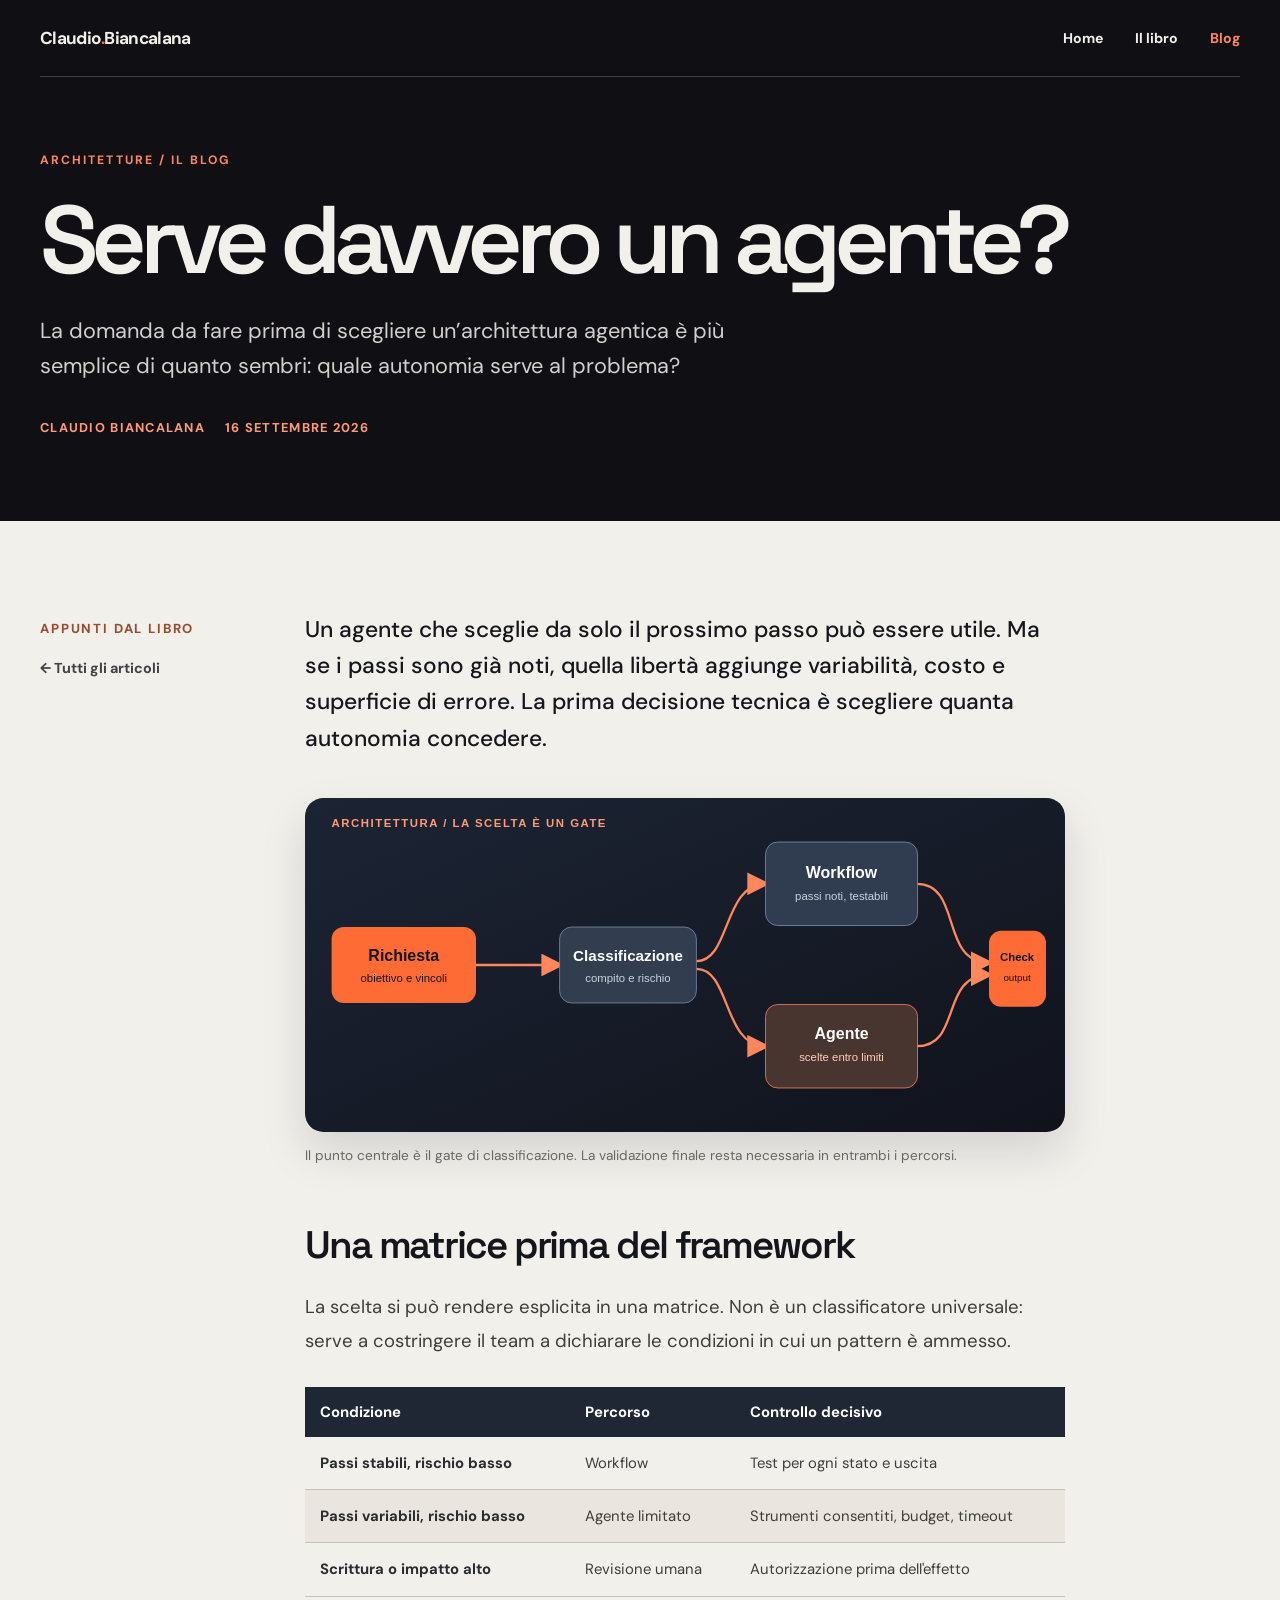
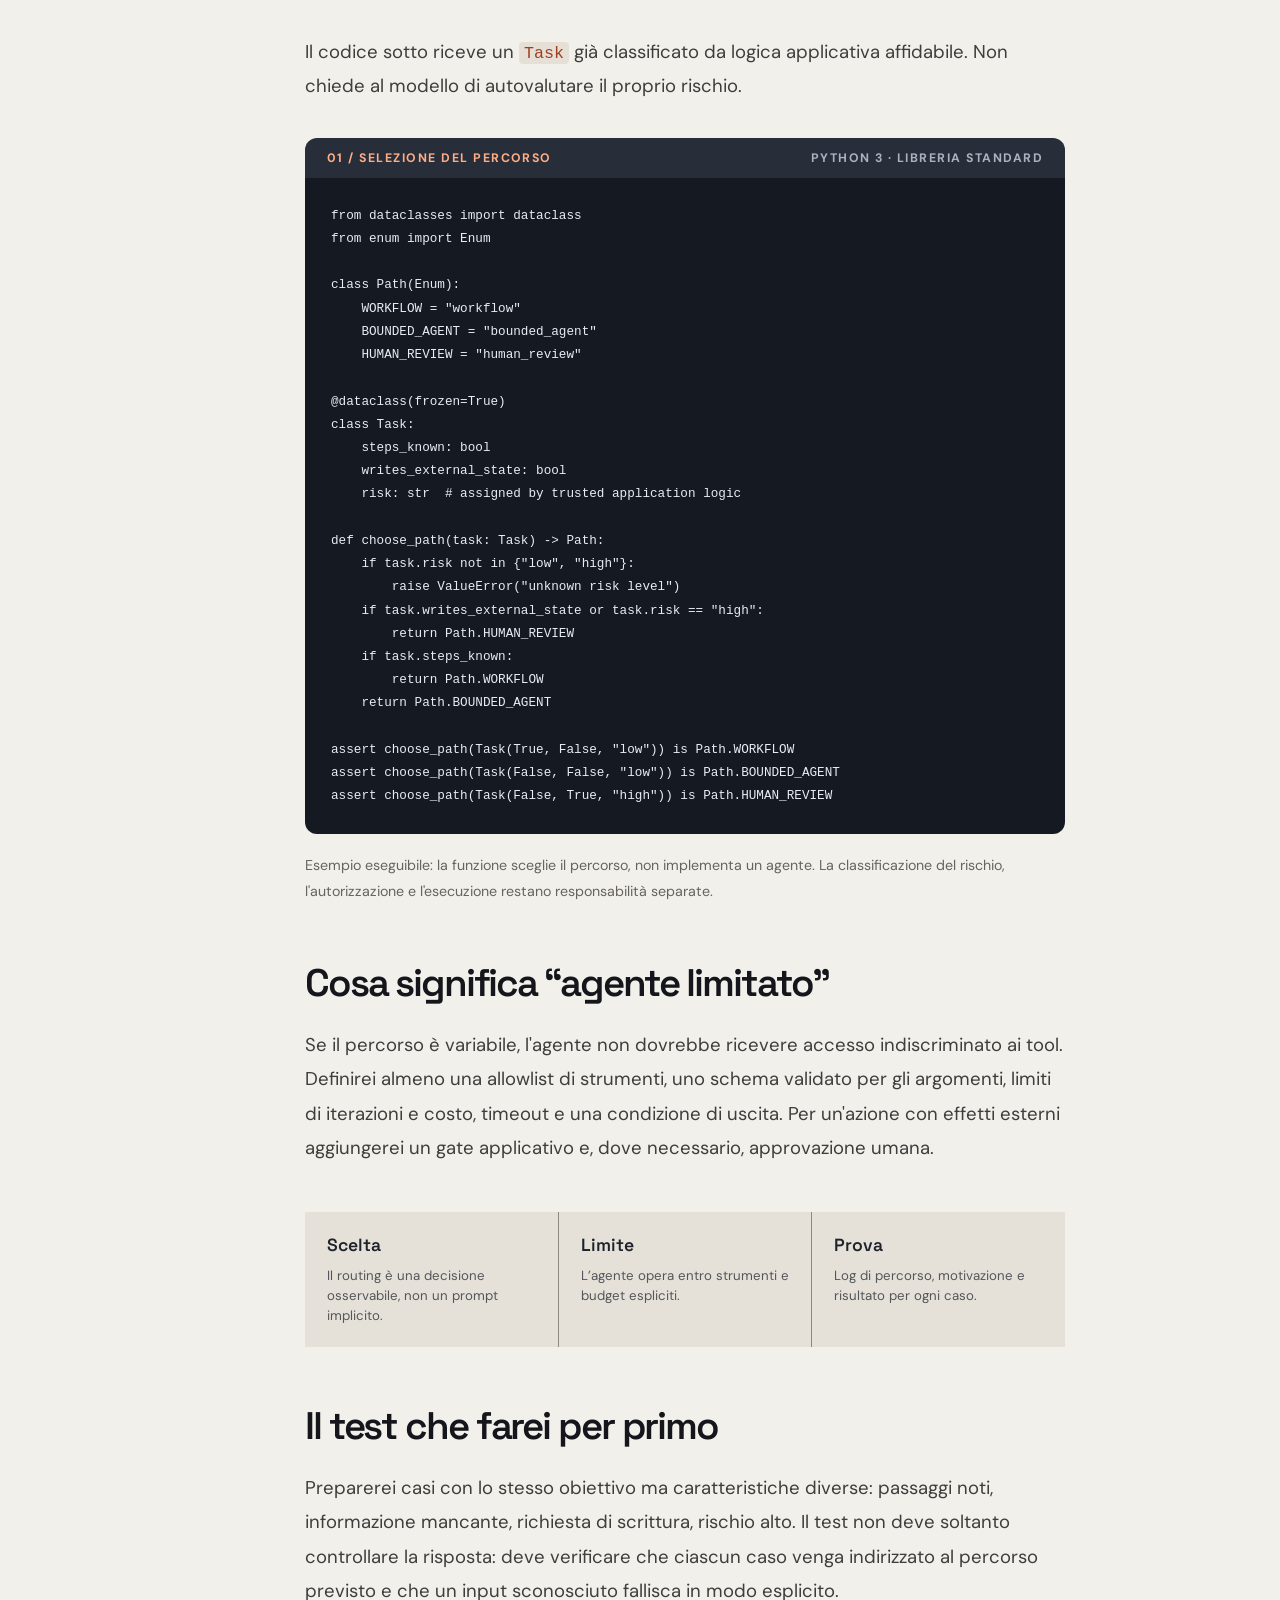
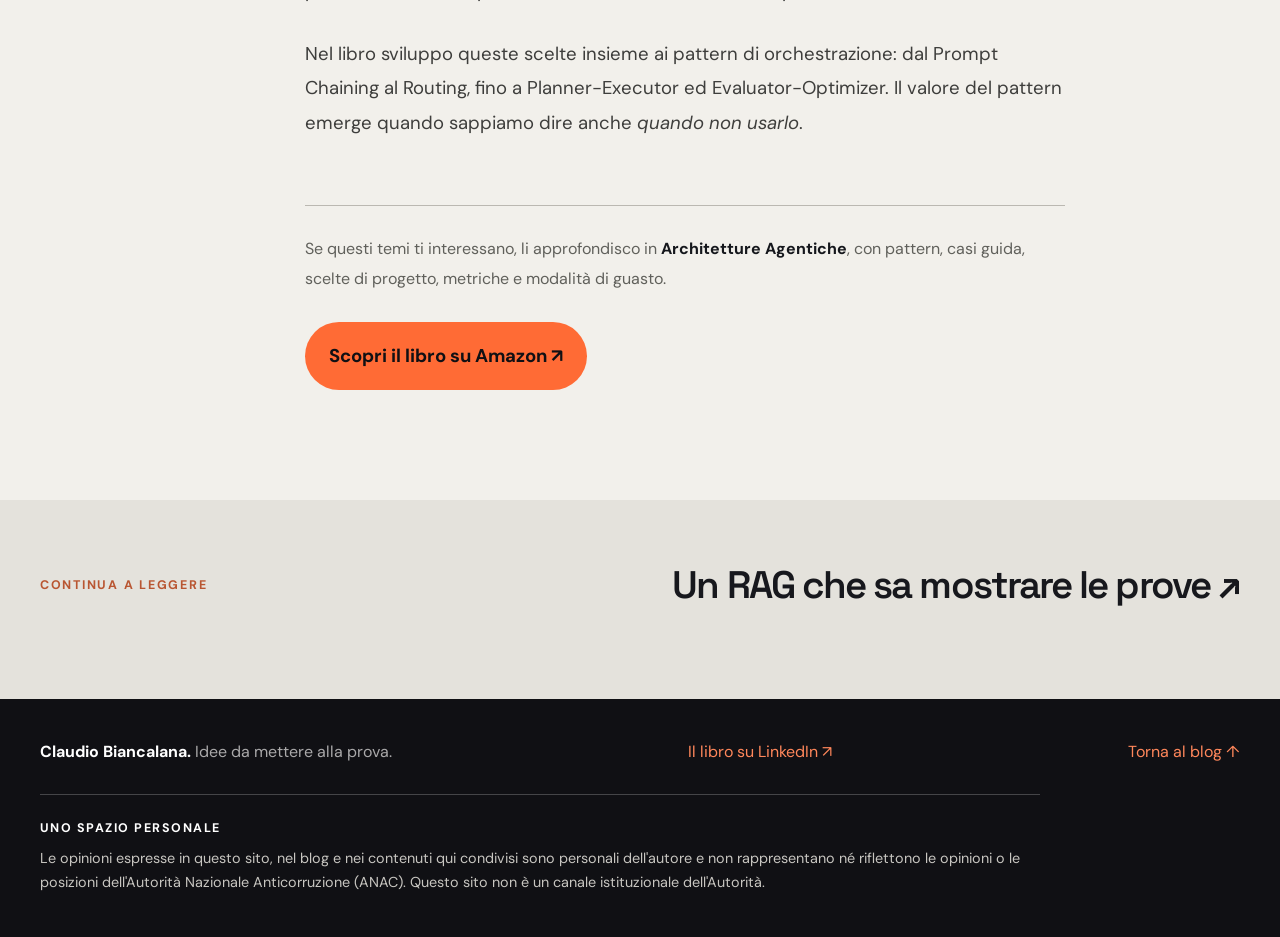
<file: blog/quando-serve-un-agente.html>
<!doctype html>
<html lang="it"><head><meta charset="utf-8"><meta name="viewport" content="width=device-width,initial-scale=1"><meta name="theme-color" content="#101014"><meta name="description" content="La domanda da fare prima di scegliere un’architettura agentica è più semplice di quanto sembri: quale autonomia serve al problema?"><title>Serve davvero un agente? — Blog di Claudio Biancalana</title><link rel="stylesheet" href="/blog/blog.css"><link rel="icon" type="image/svg+xml" href="data:image/svg+xml,%3Csvg xmlns='http://www.w3.org/2000/svg' viewBox='0 0 64 64'%3E%3Crect width='64' height='64' rx='13' fill='%23101014'/%3E%3Cpath d='M14 15h19c11 0 18 7 18 17S44 49 33 49H14V15zm11 10v14h8c5 0 7-3 7-7s-2-7-7-7h-8z' fill='%23ff6b35'/%3E%3C/svg%3E"></head>
<body><header class="dark"><div class="wrap"><nav class="nav" aria-label="Navigazione principale"><a class="brand" href="/">Claudio<b>.</b>Biancalana</a><div class="nav-links"><a href="/">Home</a><a href="/#libro">Il libro</a><a href="/blog/" class="current">Blog</a></div></nav><div class="article-hero"><div class="eyebrow">Architetture / Il blog</div><h1>Serve davvero un agente?</h1><p class="deck">La domanda da fare prima di scegliere un’architettura agentica è più semplice di quanto sembri: quale autonomia serve al problema?</p><div class="article-meta"><span>Claudio Biancalana</span><span>16 settembre 2026</span></div></div></div></header>
<main><div class="wrap article-layout"><aside class="article-side">Appunti dal libro<a href="/blog/">← Tutti gli articoli</a></aside><article class="article-body"><p class="lead">Un agente che sceglie da solo il prossimo passo può essere utile. Ma se i passi sono già noti, quella libertà aggiunge variabilità, costo e superficie di errore. La prima decisione tecnica è scegliere quanta autonomia concedere.</p><figure class="tech-figure"><img src="/blog/assets/architecture.svg" alt="Richiesta, classificazione, scelta tra workflow e agente, validazione finale" loading="lazy"><figcaption>Il punto centrale è il gate di classificazione. La validazione finale resta necessaria in entrambi i percorsi.</figcaption></figure><h2>Una matrice prima del framework</h2><p>La scelta si può rendere esplicita in una matrice. Non è un classificatore universale: serve a costringere il team a dichiarare le condizioni in cui un pattern è ammesso.</p><table class="tech-table"><thead><tr><th>Condizione</th><th>Percorso</th><th>Controllo decisivo</th></tr></thead><tbody><tr><td>Passi stabili, rischio basso</td><td>Workflow</td><td>Test per ogni stato e uscita</td></tr><tr><td>Passi variabili, rischio basso</td><td>Agente limitato</td><td>Strumenti consentiti, budget, timeout</td></tr><tr><td>Scrittura o impatto alto</td><td>Revisione umana</td><td>Autorizzazione prima dell'effetto</td></tr></tbody></table><p>Il codice sotto riceve un <code>Task</code> già classificato da logica applicativa affidabile. Non chiede al modello di autovalutare il proprio rischio.</p><div class="code-label"><span>01 / Selezione del percorso</span><span>Python 3 · libreria standard</span></div><pre><code class="language-python">from dataclasses import dataclass
from enum import Enum

class Path(Enum):
    WORKFLOW = &quot;workflow&quot;
    BOUNDED_AGENT = &quot;bounded_agent&quot;
    HUMAN_REVIEW = &quot;human_review&quot;

@dataclass(frozen=True)
class Task:
    steps_known: bool
    writes_external_state: bool
    risk: str  # assigned by trusted application logic

def choose_path(task: Task) -&gt; Path:
    if task.risk not in {&quot;low&quot;, &quot;high&quot;}:
        raise ValueError(&quot;unknown risk level&quot;)
    if task.writes_external_state or task.risk == &quot;high&quot;:
        return Path.HUMAN_REVIEW
    if task.steps_known:
        return Path.WORKFLOW
    return Path.BOUNDED_AGENT

assert choose_path(Task(True, False, &quot;low&quot;)) is Path.WORKFLOW
assert choose_path(Task(False, False, &quot;low&quot;)) is Path.BOUNDED_AGENT
assert choose_path(Task(False, True, &quot;high&quot;)) is Path.HUMAN_REVIEW</code></pre><p class="code-note">Esempio eseguibile: la funzione sceglie il percorso, non implementa un agente. La classificazione del rischio, l'autorizzazione e l'esecuzione restano responsabilità separate.</p><h2>Cosa significa “agente limitato”</h2><p>Se il percorso è variabile, l'agente non dovrebbe ricevere accesso indiscriminato ai tool. Definirei almeno una allowlist di strumenti, uno schema validato per gli argomenti, limiti di iterazioni e costo, timeout e una condizione di uscita. Per un'azione con effetti esterni aggiungerei un gate applicativo e, dove necessario, approvazione umana.</p><div class="technical-summary" aria-label="Sintesi tecnica"><div><strong>Scelta</strong><span>Il routing è una decisione osservabile, non un prompt implicito.</span></div><div><strong>Limite</strong><span>L’agente opera entro strumenti e budget espliciti.</span></div><div><strong>Prova</strong><span>Log di percorso, motivazione e risultato per ogni caso.</span></div></div><h2>Il test che farei per primo</h2><p>Preparerei casi con lo stesso obiettivo ma caratteristiche diverse: passaggi noti, informazione mancante, richiesta di scrittura, rischio alto. Il test non deve soltanto controllare la risposta: deve verificare che ciascun caso venga indirizzato al percorso previsto e che un input sconosciuto fallisca in modo esplicito.</p><p>Nel libro sviluppo queste scelte insieme ai pattern di orchestrazione: dal Prompt Chaining al Routing, fino a Planner-Executor ed Evaluator-Optimizer. Il valore del pattern emerge quando sappiamo dire anche <em>quando non usarlo</em>.</p><div class="article-end"><p>Se questi temi ti interessano, li approfondisco in <strong>Architetture Agentiche</strong>, con pattern, casi guida, scelte di progetto, metriche e modalità di guasto.</p><a class="button" href="https://www.amazon.it/dp/B0HCDBLKKM" target="_blank" rel="noopener noreferrer">Scopri il libro su Amazon ↗</a></div></article></div><aside class="next-read"><div class="wrap"><span>Continua a leggere</span><a href="/blog/rag-evidenze.html">Un RAG che sa mostrare le prove ↗</a></div></aside></main>
<footer class="footer"><div class="wrap"><span><strong>Claudio Biancalana.</strong> Idee da mettere alla prova.</span><a href="/#linkedin">Il libro su LinkedIn ↗</a><a href="/blog/">Torna al blog ↑</a></div><div class="wrap notice-wrap"><aside class="personal-notice" aria-label="Nota personale"><strong>Uno spazio personale</strong><p>Le opinioni espresse in questo sito, nel blog e nei contenuti qui condivisi sono personali dell'autore e non rappresentano né riflettono le opinioni o le posizioni dell'Autorità Nazionale Anticorruzione (ANAC). Questo sito non è un canale istituzionale dell'Autorità.</p></aside></div></footer></body></html>
</file>
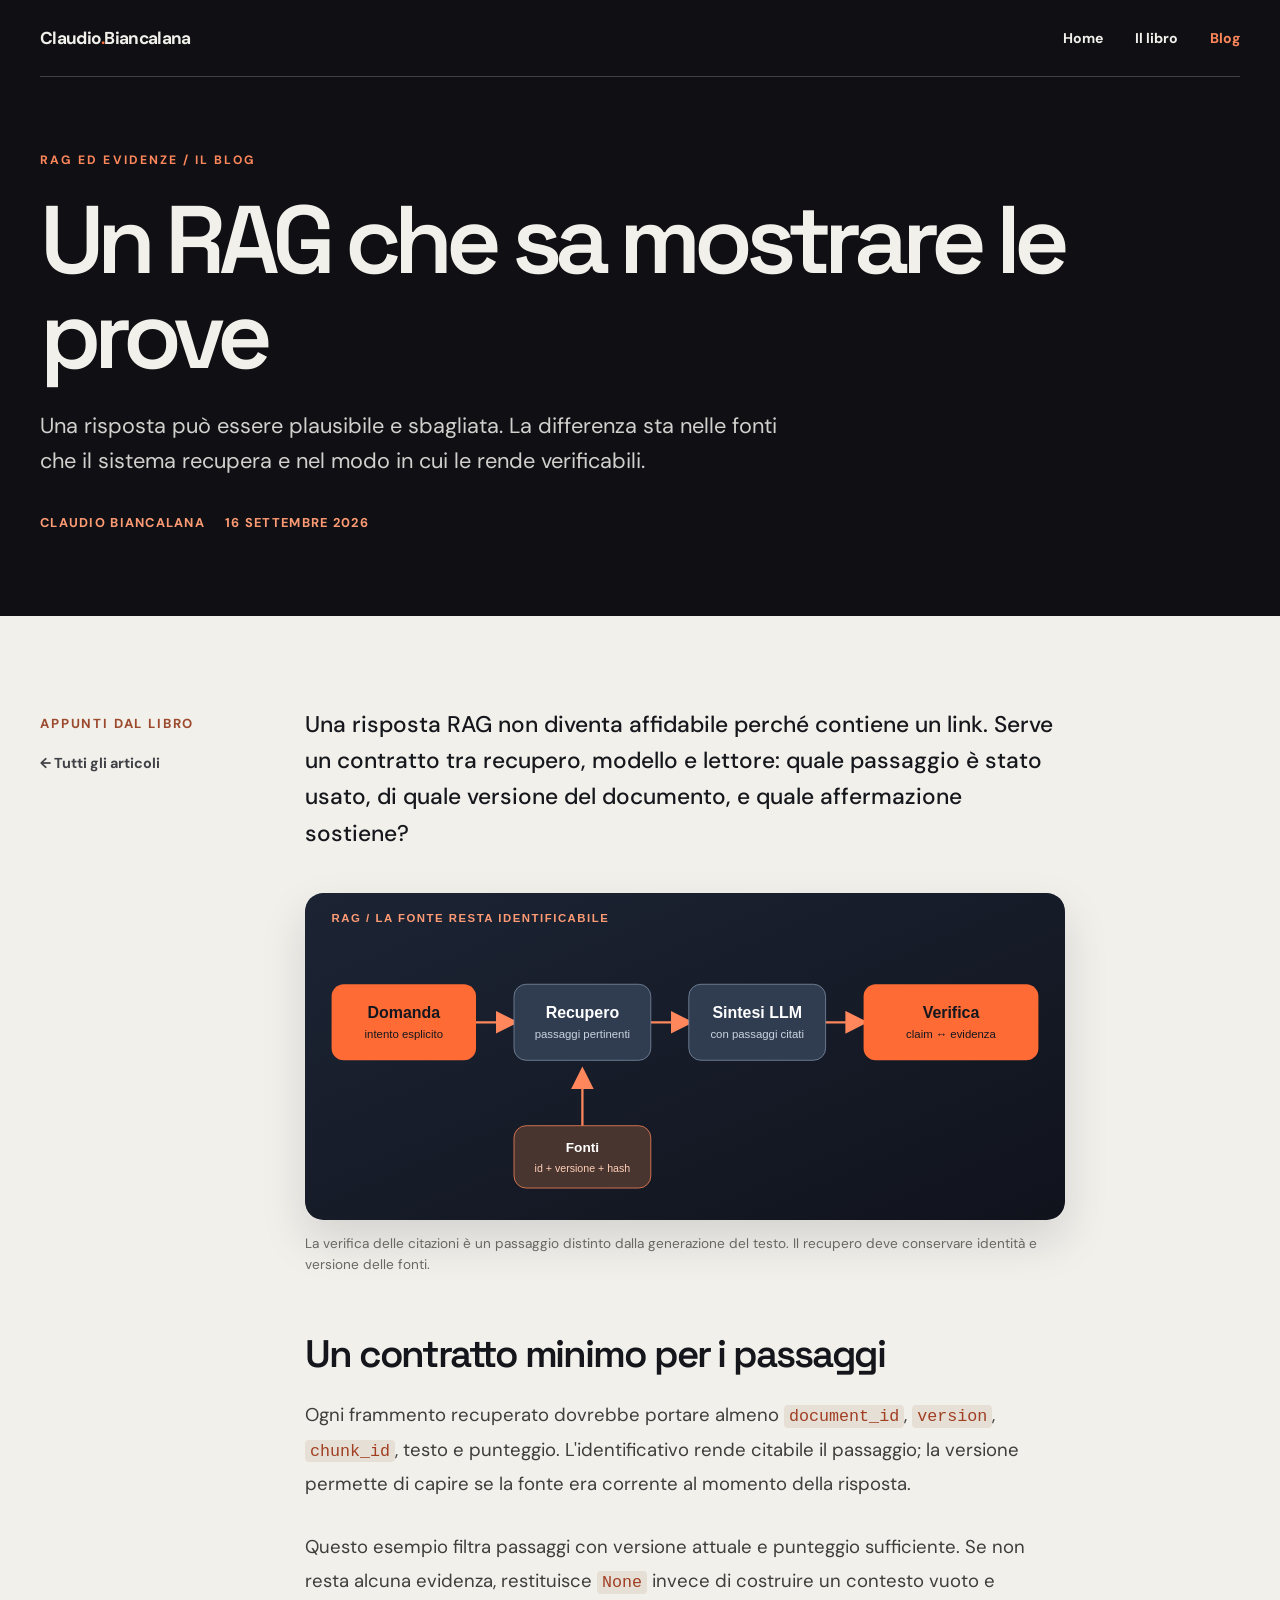
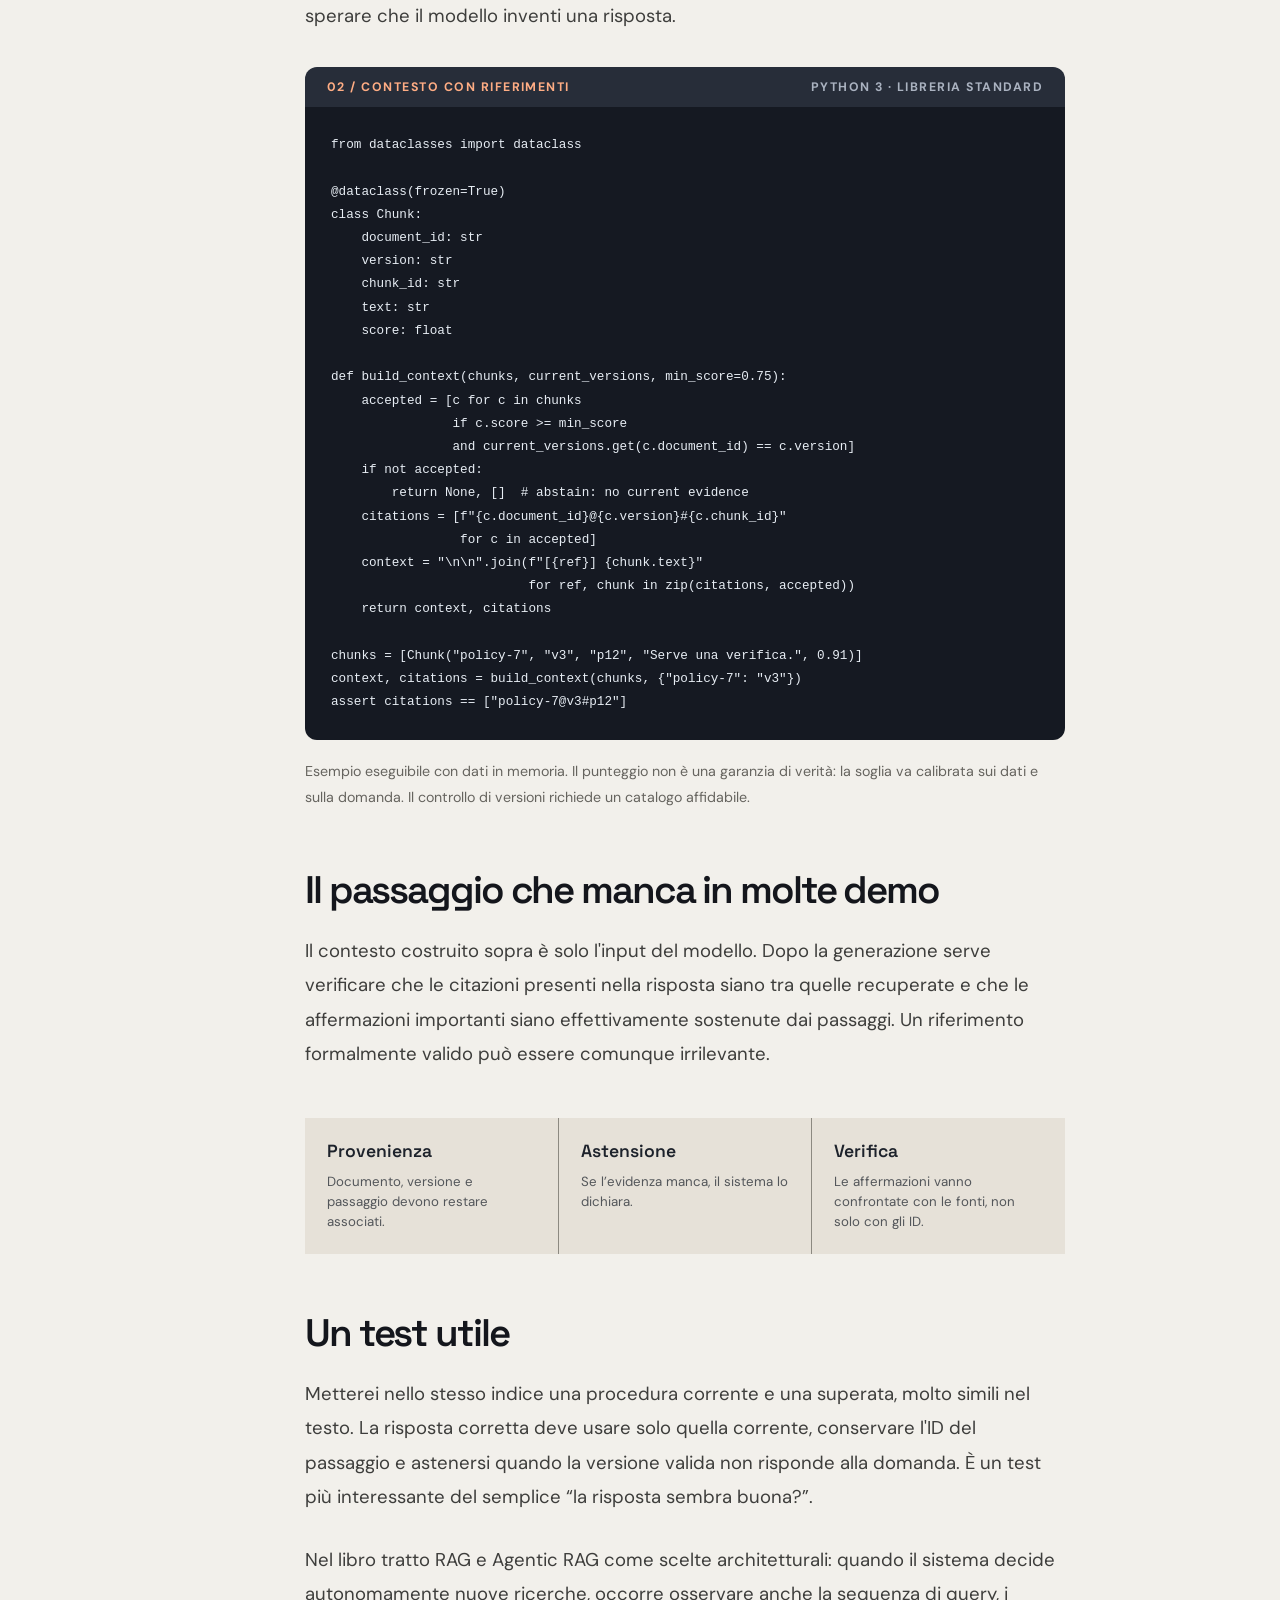
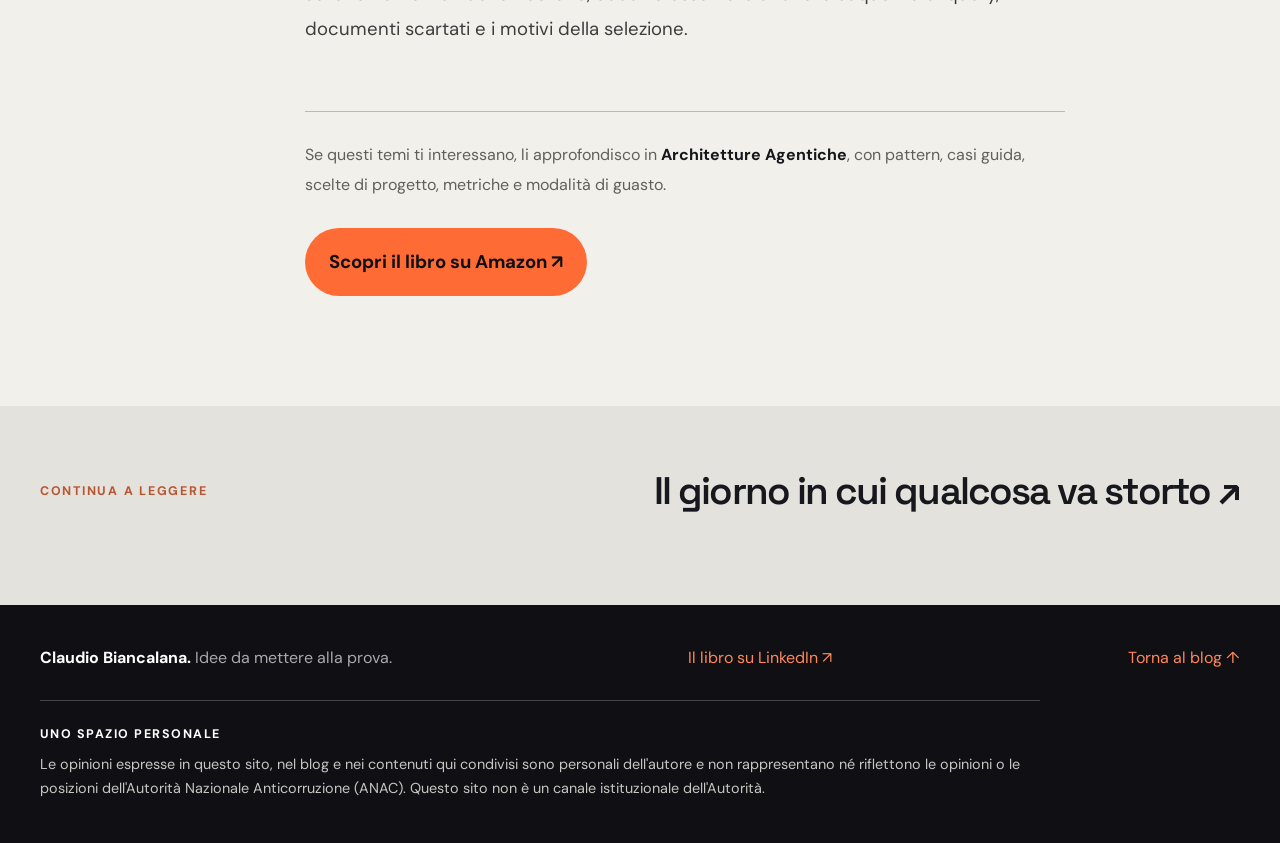
<file: blog/rag-evidenze.html>
<!doctype html>
<html lang="it"><head><meta charset="utf-8"><meta name="viewport" content="width=device-width,initial-scale=1"><meta name="theme-color" content="#101014"><meta name="description" content="Una risposta può essere plausibile e sbagliata. La differenza sta nelle fonti che il sistema recupera e nel modo in cui le rende verificabili."><title>Un RAG che sa mostrare le prove — Blog di Claudio Biancalana</title><link rel="stylesheet" href="/blog/blog.css"><link rel="icon" type="image/svg+xml" href="data:image/svg+xml,%3Csvg xmlns='http://www.w3.org/2000/svg' viewBox='0 0 64 64'%3E%3Crect width='64' height='64' rx='13' fill='%23101014'/%3E%3Cpath d='M14 15h19c11 0 18 7 18 17S44 49 33 49H14V15zm11 10v14h8c5 0 7-3 7-7s-2-7-7-7h-8z' fill='%23ff6b35'/%3E%3C/svg%3E"></head>
<body><header class="dark"><div class="wrap"><nav class="nav" aria-label="Navigazione principale"><a class="brand" href="/">Claudio<b>.</b>Biancalana</a><div class="nav-links"><a href="/">Home</a><a href="/#libro">Il libro</a><a href="/blog/" class="current">Blog</a></div></nav><div class="article-hero"><div class="eyebrow">RAG ed evidenze / Il blog</div><h1>Un RAG che sa mostrare le prove</h1><p class="deck">Una risposta può essere plausibile e sbagliata. La differenza sta nelle fonti che il sistema recupera e nel modo in cui le rende verificabili.</p><div class="article-meta"><span>Claudio Biancalana</span><span>16 settembre 2026</span></div></div></div></header>
<main><div class="wrap article-layout"><aside class="article-side">Appunti dal libro<a href="/blog/">← Tutti gli articoli</a></aside><article class="article-body"><p class="lead">Una risposta RAG non diventa affidabile perché contiene un link. Serve un contratto tra recupero, modello e lettore: quale passaggio è stato usato, di quale versione del documento, e quale affermazione sostiene?</p><figure class="tech-figure"><img src="/blog/assets/rag-evidence.svg" alt="Domanda, recupero, fonti versionate, sintesi LLM e verifica delle affermazioni" loading="lazy"><figcaption>La verifica delle citazioni è un passaggio distinto dalla generazione del testo. Il recupero deve conservare identità e versione delle fonti.</figcaption></figure><h2>Un contratto minimo per i passaggi</h2><p>Ogni frammento recuperato dovrebbe portare almeno <code>document_id</code>, <code>version</code>, <code>chunk_id</code>, testo e punteggio. L'identificativo rende citabile il passaggio; la versione permette di capire se la fonte era corrente al momento della risposta.</p><p>Questo esempio filtra passaggi con versione attuale e punteggio sufficiente. Se non resta alcuna evidenza, restituisce <code>None</code> invece di costruire un contesto vuoto e sperare che il modello inventi una risposta.</p><div class="code-label"><span>02 / Contesto con riferimenti</span><span>Python 3 · libreria standard</span></div><pre><code class="language-python">from dataclasses import dataclass

@dataclass(frozen=True)
class Chunk:
    document_id: str
    version: str
    chunk_id: str
    text: str
    score: float

def build_context(chunks, current_versions, min_score=0.75):
    accepted = [c for c in chunks
                if c.score &gt;= min_score
                and current_versions.get(c.document_id) == c.version]
    if not accepted:
        return None, []  # abstain: no current evidence
    citations = [f&quot;{c.document_id}@{c.version}#{c.chunk_id}&quot;
                 for c in accepted]
    context = &quot;\n\n&quot;.join(f&quot;[{ref}] {chunk.text}&quot;
                          for ref, chunk in zip(citations, accepted))
    return context, citations

chunks = [Chunk(&quot;policy-7&quot;, &quot;v3&quot;, &quot;p12&quot;, &quot;Serve una verifica.&quot;, 0.91)]
context, citations = build_context(chunks, {&quot;policy-7&quot;: &quot;v3&quot;})
assert citations == [&quot;policy-7@v3#p12&quot;]</code></pre><p class="code-note">Esempio eseguibile con dati in memoria. Il punteggio non è una garanzia di verità: la soglia va calibrata sui dati e sulla domanda. Il controllo di versioni richiede un catalogo affidabile.</p><h2>Il passaggio che manca in molte demo</h2><p>Il contesto costruito sopra è solo l'input del modello. Dopo la generazione serve verificare che le citazioni presenti nella risposta siano tra quelle recuperate e che le affermazioni importanti siano effettivamente sostenute dai passaggi. Un riferimento formalmente valido può essere comunque irrilevante.</p><div class="technical-summary" aria-label="Sintesi tecnica"><div><strong>Provenienza</strong><span>Documento, versione e passaggio devono restare associati.</span></div><div><strong>Astensione</strong><span>Se l’evidenza manca, il sistema lo dichiara.</span></div><div><strong>Verifica</strong><span>Le affermazioni vanno confrontate con le fonti, non solo con gli ID.</span></div></div><h2>Un test utile</h2><p>Metterei nello stesso indice una procedura corrente e una superata, molto simili nel testo. La risposta corretta deve usare solo quella corrente, conservare l'ID del passaggio e astenersi quando la versione valida non risponde alla domanda. È un test più interessante del semplice “la risposta sembra buona?”.</p><p>Nel libro tratto RAG e Agentic RAG come scelte architetturali: quando il sistema decide autonomamente nuove ricerche, occorre osservare anche la sequenza di query, i documenti scartati e i motivi della selezione.</p><div class="article-end"><p>Se questi temi ti interessano, li approfondisco in <strong>Architetture Agentiche</strong>, con pattern, casi guida, scelte di progetto, metriche e modalità di guasto.</p><a class="button" href="https://www.amazon.it/dp/B0HCDBLKKM" target="_blank" rel="noopener noreferrer">Scopri il libro su Amazon ↗</a></div></article></div><aside class="next-read"><div class="wrap"><span>Continua a leggere</span><a href="/blog/audit-sistemi-agentici.html">Il giorno in cui qualcosa va storto ↗</a></div></aside></main>
<footer class="footer"><div class="wrap"><span><strong>Claudio Biancalana.</strong> Idee da mettere alla prova.</span><a href="/#linkedin">Il libro su LinkedIn ↗</a><a href="/blog/">Torna al blog ↑</a></div><div class="wrap notice-wrap"><aside class="personal-notice" aria-label="Nota personale"><strong>Uno spazio personale</strong><p>Le opinioni espresse in questo sito, nel blog e nei contenuti qui condivisi sono personali dell'autore e non rappresentano né riflettono le opinioni o le posizioni dell'Autorità Nazionale Anticorruzione (ANAC). Questo sito non è un canale istituzionale dell'Autorità.</p></aside></div></footer></body></html>
</file>
<file: visuals.css>
.visual-lab{background:#0d1018;color:#f2f0eb;padding:clamp(90px,11vw,150px) 0;position:relative;overflow:hidden}
.visual-lab:before{content:"";position:absolute;inset:0;background:radial-gradient(circle at 78% 25%,#ff6b3519,transparent 35%),radial-gradient(#fff1 1px,transparent 1px);background-size:auto,22px 22px;pointer-events:none}
.visual-lab .container{position:relative}
.lab-intro{display:flex;justify-content:space-between;align-items:end;gap:55px;margin-bottom:58px}
.lab-intro .eyebrow{color:#ff8155}
.lab-intro h2{font-size:clamp(3.7rem,8vw,8.5rem);line-height:.92;font-weight:600;margin:22px 0 0}
.lab-intro h2 em{color:var(--orange);font-style:normal}
.lab-intro p{font-size:1.15rem;line-height:1.7;color:#bfc3cb;max-width:400px;margin:0 0 5px}
.lab-tabs{display:flex;gap:8px;flex-wrap:wrap;margin-bottom:18px}
.lab-tab{appearance:none;border:1px solid #555b69;background:#202531;color:#dce0e7;border-radius:100px;padding:15px 21px;font:600 .95rem 'DM Sans',sans-serif;cursor:pointer;transition:background .2s,transform .2s,border-color .2s}
.lab-tab span{font-size:.72rem;color:#ff875b;margin-right:12px}
.lab-tab:hover{transform:translateY(-3px);border-color:#ff875b}
.lab-tab.active{background:var(--orange);border-color:var(--orange);color:#111318}
.lab-tab.active span{color:#292019}
.lab-tab:focus-visible,.next-node:focus-visible,.diagram-node:focus-visible{outline:3px solid white;outline-offset:4px}
.lab-panel{border:1px solid #464c58;background:linear-gradient(145deg,#171c27,#10141d);box-shadow:0 30px 70px #0004;overflow:hidden}
.diagram-top{padding:38px 44px 14px;display:flex;justify-content:space-between;align-items:end;gap:30px}
.diagram-top .eyebrow{color:#ff875b}
.diagram-top h3{font:600 clamp(1.7rem,3vw,3rem)/1.1 'Space Grotesk',sans-serif;letter-spacing:-.05em;margin:12px 0 0}
.diagram-hint{font-size:.8rem;color:#aeb5c2}
.diagram-scroll{overflow-x:auto;scrollbar-color:#ff6b35 #242b37}
.diagram-scroll svg{display:block;width:100%;min-width:720px;height:auto}
.diagram-connection{fill:none;stroke:#6c778b;stroke-width:2;stroke-dasharray:7 9;animation:flow 18s linear infinite}
.diagram-connection.active{stroke:#ff875b;stroke-width:3}
.diagram-node{cursor:pointer}
.diagram-node .node-ring{fill:#252d3c;stroke:#748096;stroke-width:2;transition:fill .3s,stroke .3s,filter .3s}
.diagram-node:hover .node-ring,.diagram-node.active .node-ring{fill:#ff6b35;stroke:#ffbe9d;filter:drop-shadow(0 0 19px #ff6b3588)}
.diagram-node .node-core{fill:#ff875b}
.diagram-node:hover .node-core,.diagram-node.active .node-core{fill:#13161e}
.diagram-node text{fill:#e8edf2;font:600 17px 'Space Grotesk',sans-serif;text-anchor:middle;pointer-events:none}
.diagram-node .node-number{fill:#ff875b;font:700 12px 'DM Sans',sans-serif;letter-spacing:.12em}
.diagram-node.active .node-number,.diagram-node:hover .node-number{fill:#ffccaf}
.node-detail{min-height:160px;border-top:1px solid #464c58;background:#202632;padding:28px 44px;display:grid;grid-template-columns:100px 1fr auto;align-items:start;gap:22px}
.detail-index{color:#ff875b;font-size:.75rem;font-weight:700;letter-spacing:.15em;padding-top:5px}
.node-detail h4{font:600 1.5rem 'Space Grotesk',sans-serif;letter-spacing:-.04em;margin:0 0 9px}
.node-detail p{color:#bec5cf;line-height:1.65;margin:0;max-width:700px}
.next-node{border:0;border-bottom:1px solid #ff875b;background:none;color:#ff875b;font:700 .85rem 'DM Sans',sans-serif;cursor:pointer;padding:5px 0;white-space:nowrap}
.next-node:hover{color:white}
.lab-bottom{display:flex;justify-content:space-between;align-items:center;gap:30px;padding-top:30px}
.lab-bottom p{color:#b8bec9;line-height:1.6;margin:0;max-width:730px}
.lab-bottom a{color:#ff875b;text-decoration:none;font-weight:700;white-space:nowrap;border-bottom:1px solid #ff875b;padding-bottom:5px}
.lab-bottom a:hover{color:white}
@keyframes flow{to{stroke-dashoffset:-320}}
@media(max-width:900px){.lab-intro{display:block}.lab-intro p{margin-top:28px}.node-detail{grid-template-columns:1fr;gap:10px}.next-node{justify-self:start;margin-top:10px}.lab-bottom{align-items:start;flex-direction:column}}
@media(max-width:600px){.visual-lab{padding:80px 0}.lab-intro h2{font-size:clamp(3.5rem,14vw,5.5rem)}.lab-tab{padding:12px 16px;font-size:.87rem}.diagram-top{padding:27px 24px 14px;display:block}.diagram-hint{display:block;margin-top:12px}.node-detail{padding:24px}.lab-bottom{padding-top:25px}}
@media(prefers-reduced-motion:reduce){.diagram-connection{animation:none}}
</file>
<file: effects.css>
.reading-progress{position:fixed;z-index:100;top:0;left:0;width:100%;height:4px;transform:scaleX(0);transform-origin:left;background:linear-gradient(90deg,#ff6b35,#ffbd72,#fff1ca);box-shadow:0 0 16px #ff6b3580;pointer-events:none}
.footer-actions{display:flex;gap:30px;flex-wrap:wrap}
.top{isolation:isolate}
.hero-network{position:absolute;z-index:0;inset:0;width:100%;height:100%;pointer-events:none;opacity:.82}
.top:after{z-index:0}
.nav,.hero,.scroll-cue{z-index:2}
.hero h1 em{background:linear-gradient(100deg,#ff6b35 12%,#ffd09b 38%,#ff6b35 60%,#ff6b35 100%);background-size:250% 100%;color:transparent;background-clip:text;-webkit-background-clip:text;animation:headline-sheen 8s ease-in-out infinite}
.hero-copy>*{animation:rise-in .9s both cubic-bezier(.2,.8,.2,1)}
.hero-copy>:nth-child(2){animation-delay:.12s}
.hero-copy>:nth-child(3){animation-delay:.24s}
.hero-copy>:nth-child(4){animation-delay:.36s}
.hero-art{transform:translate3d(var(--hero-x,0px),var(--hero-y,0px),0);transition:transform .45s cubic-bezier(.18,.67,.23,1)}
.core{position:relative}
.core:after{content:"";position:absolute;inset:-12.5%;width:125%;height:125%;border-radius:50%;border:1px solid #ffb89070;animation:signal 3.8s ease-out infinite}
.core:before{content:"";position:absolute;inset:-12.5%;width:125%;height:125%;border-radius:50%;border:1px solid #ffb89070;animation:signal 3.8s ease-out 1.9s infinite}
.book-panel{perspective:1100px;background:radial-gradient(circle at var(--px,50%) var(--py,50%),#303440,#14151c 60%);transition:background .2s}
.book-panel .book-cover{transform:rotate(var(--book-r,-8deg)) rotateX(var(--book-x,0deg)) rotateY(var(--book-y,0deg)) translateY(var(--book-lift,0px));transform-style:preserve-3d;transition:transform .4s cubic-bezier(.22,.7,.2,1),box-shadow .4s}
.book-panel:hover .book-cover{--book-r:-3deg;--book-lift:-10px;box-shadow:24px 40px 50px #0009,-9px -2px 0 #ffb083}
.book-cover:before{content:"";position:absolute;z-index:4;inset:0;pointer-events:none;background:radial-gradient(circle at var(--shine-x,-100%) var(--shine-y,-100%),#fff8 0,#fff2 17%,transparent 48%);mix-blend-mode:screen}
.book-panel .book-cover-image{width:min(88%,410px);aspect-ratio:2/3;padding:0;background:none;display:block;overflow:hidden}
.book-cover-image:after{content:none}
.book-cover-image img{display:block;width:100%;height:100%;object-fit:contain}
.topic{position:relative;isolation:isolate;transition:background .3s}
.topic:before{content:"";position:absolute;z-index:-1;inset:0;background:radial-gradient(circle 250px at var(--card-x,-200px) var(--card-y,-200px),#ff6b3538,transparent 80%);opacity:0;transition:opacity .25s}
.topic:hover:before{opacity:1}
.topic:after{content:"";position:absolute;left:0;bottom:-1px;width:0;height:3px;background:var(--orange);transition:width .5s}
.topic:hover:after{width:100%}
.section-top h2,.about h2,.reader-section h2,.statement h2{transition:letter-spacing .8s cubic-bezier(.2,.8,.2,1)}
.section-top h2:hover,.about h2:hover,.reader-section h2:hover,.statement h2:hover{letter-spacing:-.085em}
.visual-lab:after{content:"";position:absolute;width:650px;height:650px;right:-220px;bottom:-300px;border-radius:50%;border:1px solid #ff6b3550;box-shadow:0 0 0 80px #0d1018,0 0 0 81px #ff6b3530,0 0 0 160px #0d1018,0 0 0 161px #ff6b3520;pointer-events:none}
.visual-lab .container{z-index:1}
.diagram-node.active .node-ring{animation:node-throb 2.8s ease-in-out infinite}
.lab-panel{transition:box-shadow .4s}
.lab-panel:hover{box-shadow:0 40px 95px #0008,0 0 45px #ff6b351b}
.statement{position:relative;overflow:hidden}
.statement:before{content:"";position:absolute;width:75vmin;height:75vmin;border:1px solid #1115;border-radius:50%;right:-8vw;top:-24vmin;box-shadow:0 0 0 80px #ff6b35,0 0 0 81px #1113,0 0 0 160px #ff6b35,0 0 0 161px #1112;pointer-events:none}
.statement .container{position:relative}
.reveal.visible{transition:opacity .8s,transform .9s cubic-bezier(.17,.77,.2,1)}
@keyframes rise-in{from{opacity:0;transform:translateY(30px);filter:blur(8px)}to{opacity:1;transform:translateY(0);filter:blur(0)}}
@keyframes headline-sheen{0%,25%{background-position:100% 0}65%,100%{background-position:0 0}}
@keyframes signal{0%{opacity:.8;transform:scale(.7)}100%{opacity:0;transform:scale(2)}}
@keyframes node-throb{50%{filter:drop-shadow(0 0 30px #ff6b35)}}
@media(max-width:900px){.hero-network{opacity:.5}.visual-lab:after{opacity:.45}}
@media(max-width:600px){.hero-network{opacity:.3}.hero-art{transform:none!important}.statement:before{opacity:.35}.nav{flex-wrap:wrap}.links{width:100%;gap:12px;justify-content:space-between}.links a{font-size:.8rem}.logo{font-size:1rem}}
@media(prefers-reduced-motion:reduce){.hero-copy>*,.hero h1 em,.core:before,.core:after,.diagram-node.active .node-ring{animation:none!important}.hero-art,.book-panel .book-cover,.section-top h2,.about h2,.reader-section h2,.statement h2{transition:none!important}.hero-art{transform:none!important}.hero-network{display:none}.reveal.visible{transition:none}}
</file>
<file: site-additions.css>
/* Shared editorial notice and the book's LinkedIn selection. */
.personal-notice{margin:32px 0 0;padding:24px 0 0;border-top:1px solid #ffffff38;color:#c8c6c1;font-size:.9rem;line-height:1.7;max-width:1000px}
.personal-notice strong{font:700 .78rem/1.5 'DM Sans',Arial,sans-serif;letter-spacing:.12em;text-transform:uppercase;display:block;color:#ff9c72;margin-bottom:8px}
.personal-notice p{margin:0;color:inherit;font-size:inherit;line-height:inherit}
.footer .notice-wrap{display:block}
.about-copy .personal-note{font-size:.94rem;border-left:3px solid #cc4f24;padding-left:20px;color:#55534e;line-height:1.7}
.linkedin-section{background:#e8e4dd;scroll-margin-top:24px}
.linkedin-section .section-top h2{font-size:clamp(3rem,6vw,6rem);letter-spacing:-.065em}
.linkedin-section .section-top p{max-width:400px}
.linkedin-grid{display:grid;grid-template-columns:repeat(2,minmax(0,1fr));gap:28px;align-items:start}
.linkedin-card{min-width:0;border:1px solid #cec6ba;background:#faf8f3;border-radius:18px;overflow:hidden;box-shadow:0 14px 36px #10101408}
.linkedin-card-header{padding:30px 30px 24px}
.linkedin-card .eyebrow{color:#a83d19;display:flex;justify-content:space-between;align-items:center;gap:16px}
.linkedin-mark{display:inline-grid;place-items:center;background:#0a66c2;color:white;border-radius:5px;width:30px;height:30px;font:bold 22px/1 Arial,sans-serif;letter-spacing:-1px;text-transform:none}
.linkedin-card h3{font:600 clamp(1.65rem,2.5vw,2.3rem)/1.1 'Space Grotesk',Arial,sans-serif;letter-spacing:-.045em;margin:24px 0 14px}
.linkedin-card-header>p{color:#5a5751;font-size:1rem;line-height:1.7;margin:0}
.linkedin-preview{margin:0 20px 20px;padding:30px;background:#ede8df;border-radius:12px;min-height:220px;display:flex;flex-direction:column;justify-content:center;align-items:flex-start}
.linkedin-preview>p{font-size:.9rem;line-height:1.65;color:#5a5751;margin:0 0 20px}
.linkedin-load{border:0;cursor:pointer;background:#101014;color:#fff;padding:14px 20px;border-radius:50px;font:600 .93rem 'DM Sans',Arial,sans-serif;display:none}
.linkedin-ready .linkedin-load{display:inline-flex}
.linkedin-load:hover{background:#39383c}
.linkedin-load:focus-visible,.linkedin-close:focus-visible{outline:3px solid #c9532a;outline-offset:4px}
.linkedin-frame{background:white;margin:0 20px 20px;border-radius:12px;overflow:hidden}
.linkedin-frame iframe{display:block;border:0;width:100%;height:640px;background:white}
.linkedin-frame[hidden],.linkedin-preview[hidden],.linkedin-close[hidden]{display:none}
.linkedin-links{padding:0 30px 28px;display:flex;align-items:center;justify-content:space-between;gap:16px;flex-wrap:wrap}
.linkedin-links a{font-weight:700;text-underline-offset:5px;font-size:.94rem}
.linkedin-close{border:0;background:none;padding:5px 0;cursor:pointer;font:inherit;font-size:.85rem;color:#5a5751;text-decoration:underline;text-underline-offset:4px}
.linkedin-help{margin:28px 0 0;max-width:850px;color:#5a5751;font-size:.88rem;line-height:1.7}
@media(max-width:900px){.linkedin-grid{grid-template-columns:1fr}.linkedin-card{max-width:640px;width:100%;margin:auto}.linkedin-card-header{padding:24px}.linkedin-links{padding:0 24px 24px}}
@media(max-width:480px){.linkedin-preview{padding:24px;margin-inline:12px}.linkedin-frame{margin-inline:8px}.linkedin-frame iframe{height:720px}.personal-notice{font-size:.88rem}}
</file>
<file: blog/blog.css>
@import url('/site-additions.css');
@import url('https://fonts.googleapis.com/css2?family=DM+Sans:wght@400;500;600;700&family=Space+Grotesk:wght@400;500;600;700&display=swap');
:root{font-family:'DM Sans',Arial,sans-serif;color:#17181d;background:#f2f0eb;scroll-behavior:smooth}
*{box-sizing:border-box}body{margin:0}a{color:inherit}a:focus-visible{outline:3px solid #ff6b35;outline-offset:4px}
.wrap{width:min(1280px,calc(100% - 80px));margin:auto}
.dark{background:#101014;color:#f2f0eb}
.nav{display:flex;justify-content:space-between;align-items:center;gap:25px;padding:27px 0;border-bottom:1px solid #ffffff35}
.brand{font-size:1.08rem;font-weight:700;letter-spacing:-.04em;text-decoration:none}.brand b{color:#ff6b35}
.nav-links{display:flex;gap:32px;align-items:center}.nav-links a{text-decoration:none;font-size:.88rem;font-weight:700}.nav-links a:hover{color:#ff875b}
.nav-links .current{color:#ff875b}.eyebrow{text-transform:uppercase;letter-spacing:.17em;font-size:.76rem;font-weight:700;color:#cf552e}
.intro{padding:95px 0 105px;display:grid;grid-template-columns:1.25fr .75fr;gap:90px;align-items:end;position:relative;overflow:hidden}
.intro:after{content:"";position:absolute;width:48vw;aspect-ratio:1;border:1px solid #ff6b353c;border-radius:50%;right:-20vw;top:-14vw;box-shadow:0 0 0 60px #101014,0 0 0 61px #ff6b352d,0 0 0 120px #101014,0 0 0 121px #ff6b351e;pointer-events:none}
.intro>*{position:relative;z-index:1}.intro .eyebrow{color:#ff875b}
.intro h1{font:600 clamp(5rem,10vw,10rem)/.85 'Space Grotesk',sans-serif;letter-spacing:-.09em;margin:24px 0 0}
.intro h1 em{font-style:normal;color:#ff6b35}.intro p{font-size:1.2rem;line-height:1.65;color:#d3d0cb;max-width:400px;margin:0}
.count-strip{background:#ff6b35;padding:15px 0;font:700 .78rem 'DM Sans',sans-serif;letter-spacing:.13em;text-transform:uppercase}
.count-strip .wrap{display:flex;gap:26px;flex-wrap:wrap}
.listing{padding:94px 0 120px}.listing-head{display:flex;justify-content:space-between;align-items:end;gap:30px;border-bottom:1px solid #c5c2bd;padding-bottom:25px;margin-bottom:18px}
.listing-head h2{font:600 clamp(2.5rem,5vw,5rem)/1 'Space Grotesk',sans-serif;letter-spacing:-.07em;margin:15px 0 0}
.listing-head span{color:#77746e;font-size:.9rem}.post-card{display:grid;grid-template-columns:90px 1fr auto;align-items:center;gap:32px;border-bottom:1px solid #c5c2bd;padding:44px 0;text-decoration:none;transition:padding .3s,background .3s}
.post-card:hover{padding-left:20px;background:#e9e5de}.post-card .number{color:#d25b31;font-size:.8rem;font-weight:700;letter-spacing:.12em}
.post-card h3{font:600 clamp(1.8rem,3vw,3rem)/1.12 'Space Grotesk',sans-serif;letter-spacing:-.06em;margin:0 0 12px}
.post-card p{color:#62615c;line-height:1.6;max-width:740px;margin:0}.post-card .arrow{font-size:2.2rem;color:#d25b31;transition:transform .3s}.post-card:hover .arrow{transform:translate(7px,-7px)}
.book-cta{background:#17181d;color:#fff;padding:70px 0}.book-cta .wrap{display:flex;justify-content:space-between;align-items:center;gap:30px}.book-cta h2{font:600 clamp(2rem,4vw,4rem)/1.05 'Space Grotesk',sans-serif;letter-spacing:-.06em;max-width:780px;margin:0}.button{display:inline-flex;gap:20px;align-items:center;padding:17px 24px;background:#ff6b35;color:#101014;border-radius:100px;font-weight:700;text-decoration:none;white-space:nowrap}.button:hover{background:#ff935f}
.footer{background:#101014;color:#aaa9aa;padding:42px 0}.footer .wrap{display:flex;justify-content:space-between;gap:25px}.footer strong{color:white}.footer a{color:#ff875b;text-decoration:none}
.article-hero{padding:75px 0 85px;max-width:1050px}.article-hero .eyebrow{color:#ff875b}.article-hero h1{font:600 clamp(3.5rem,7.5vw,7.7rem)/.99 'Space Grotesk',sans-serif;letter-spacing:-.075em;margin:25px 0}
.article-hero .deck{color:#d1d0cd;font-size:clamp(1.1rem,1.7vw,1.4rem);line-height:1.62;max-width:760px}.article-meta{display:flex;gap:20px;flex-wrap:wrap;font-size:.8rem;letter-spacing:.1em;text-transform:uppercase;color:#ff9b74;margin-top:35px;font-weight:700}
.article-layout{display:grid;grid-template-columns:200px minmax(0,760px);gap:65px;padding:90px 0 110px}.article-side{font-size:.82rem;text-transform:uppercase;letter-spacing:.14em;color:#9b4a2e;font-weight:700;padding-top:9px}.article-side a{display:block;text-decoration:none;margin-top:22px;color:#3f4146;text-transform:none;letter-spacing:0;font-size:.9rem}
.article-body{font-size:1.16rem;line-height:1.86;color:#3e3e3c}.article-body p{margin:0 0 28px}.article-body .lead{font-size:1.42rem;color:#15171c;line-height:1.6;font-weight:500}.article-body h2{font:600 clamp(1.9rem,3vw,2.8rem)/1.15 'Space Grotesk',sans-serif;letter-spacing:-.055em;color:#14161c;margin:57px 0 22px}.article-body strong{color:#15171c}
.article-body blockquote{border-left:4px solid #ff6b35;padding:6px 0 6px 25px;margin:40px 0;font:500 clamp(1.45rem,2.2vw,2.15rem)/1.4 'Space Grotesk',sans-serif;letter-spacing:-.04em;color:#20232b}
.article-body ul{padding-left:24px;margin:10px 0 30px}.article-body li{margin-bottom:12px}.article-end{border-top:1px solid #bbb8b1;margin-top:65px;padding-top:28px}.article-end p{font-size:1rem;color:#60605b}.next-read{padding:60px 0 90px;background:#e4e2dc}.next-read .wrap{display:flex;align-items:center;justify-content:space-between;gap:30px}.next-read span{color:#b95632;text-transform:uppercase;letter-spacing:.14em;font-size:.78rem;font-weight:700}.next-read a{font:600 clamp(1.6rem,3vw,2.7rem) 'Space Grotesk',sans-serif;letter-spacing:-.05em;text-decoration:none}.next-read a:hover{color:#c9532a}
@media(max-width:760px){.wrap{width:calc(100% - 38px)}.nav{flex-wrap:wrap}.nav-links{gap:18px}.intro{grid-template-columns:1fr;gap:35px;padding:75px 0}.intro h1{font-size:clamp(5rem,19vw,8rem)}.listing{padding:70px 0}.post-card{grid-template-columns:1fr auto;gap:10px;padding:32px 0}.post-card .number{grid-column:1/-1}.post-card .arrow{align-self:start}.book-cta .wrap,.footer .wrap,.next-read .wrap{align-items:start;flex-direction:column}.article-hero{padding:60px 0}.article-layout{display:block;padding:65px 0}.article-side{margin-bottom:45px}.article-body{font-size:1.08rem}}
.index-infographic{margin:0 0 85px}.index-infographic img{display:block;width:100%;height:auto;border-radius:18px;box-shadow:0 25px 55px #10101422}.index-infographic figcaption{font-size:.88rem;color:#686760;margin-top:14px}
.tech-figure{margin:42px 0 50px}.tech-figure img{display:block;width:100%;height:auto;border-radius:16px;box-shadow:0 20px 45px #17181d22}.tech-figure figcaption{font-size:.85rem;color:#686760;line-height:1.55;margin-top:13px}
.code-label{display:flex;justify-content:space-between;gap:15px;align-items:center;background:#272d39;color:#ffad84;padding:12px 22px;font:700 .77rem 'DM Sans',sans-serif;letter-spacing:.12em;text-transform:uppercase;border-radius:12px 12px 0 0;margin-top:34px}.code-label span+span{color:#aab2c0}
.article-body pre{background:#151922;color:#e7edf4;padding:26px;border-radius:0 0 12px 12px;margin:0 0 18px;overflow-x:auto;tab-size:4;font:400 .88rem/1.65 ui-monospace,SFMono-Regular,Consolas,monospace}
.article-body code{font-family:ui-monospace,SFMono-Regular,Consolas,monospace;font-size:.9em}.article-body :not(pre)>code{background:#e5dfd6;color:#a13e22;border-radius:4px;padding:.1em .3em}
.code-note{font-size:.89rem!important;color:#66645f;margin-bottom:35px!important}
.tech-table{border-collapse:collapse;width:100%;margin:28px 0 38px;font-size:.93rem;line-height:1.5}.tech-table th{text-align:left;background:#202734;color:#fff;padding:14px 15px}.tech-table td{border-bottom:1px solid #c8c3ba;padding:15px;vertical-align:top}.tech-table td:first-child{font-weight:700;color:#2a2c31}.tech-table tr:nth-child(even){background:#eae6df}
.technical-summary{display:grid;grid-template-columns:repeat(3,1fr);gap:1px;background:#8c8981;margin:46px 0}.technical-summary div{background:#e6e1d8;padding:22px}.technical-summary strong{display:block;font:600 1.1rem 'Space Grotesk',sans-serif;color:#1d222b}.technical-summary span{font-size:.83rem;line-height:1.5;display:block;margin-top:10px;color:#53565a}
@media(max-width:760px){.technical-summary{grid-template-columns:1fr}.tech-table{display:block;overflow-x:auto;white-space:normal}.tech-table th,.tech-table td{min-width:130px}.index-infographic{margin-bottom:60px}}
@media(max-width:760px){.index-infographic,.tech-figure{overflow-x:auto;scrollbar-color:#ff6b35 #d8d2c8}.index-infographic img{min-width:750px}.tech-figure img{min-width:720px}.index-infographic figcaption,.tech-figure figcaption{position:sticky;left:0;max-width:calc(100vw - 40px)}}
</file>
